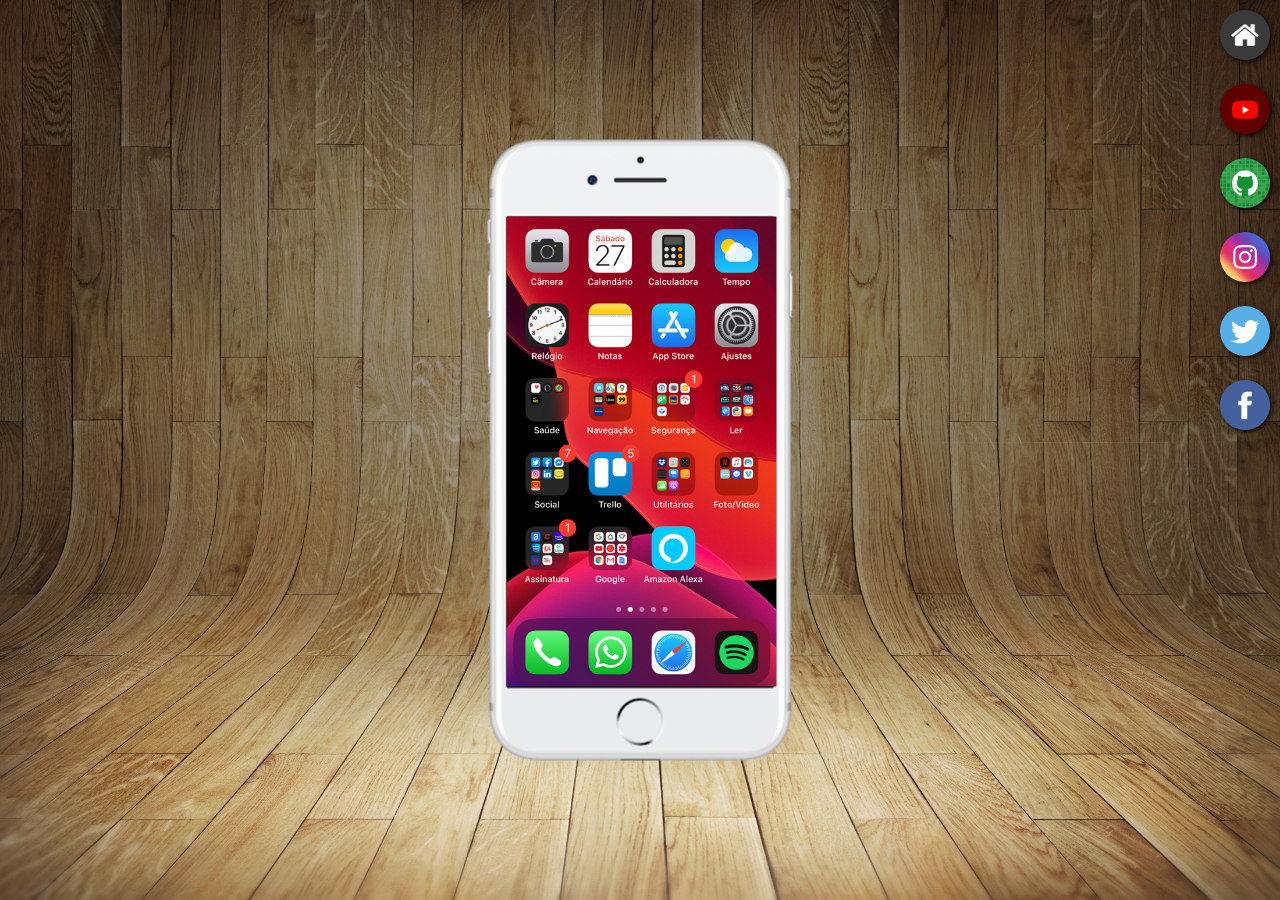
<file: index.html>
<!DOCTYPE html>
<html lang="pt-br">
<head>
    <meta charset="UTF-8">
    <meta name="viewport" content="width=device-width, initial-scale=1.0">
    <link rel="shortcut icon" href="favicon.ico" type="image/x-icon">
    <link rel="stylesheet" href="estilos/style.css">
    <title>Projeto Redes Sociais</title>
</head>
<body>
    <main>
        <section id="telefone">
            <iframe src="home.html"
            name="tela" id="tela" frameborder="0">
                Seu navegador não é compativel com isso.
            </iframe>
        </section>

        <section id="redes-sociais">
            <a href="home.html" target="tela"><img src="imagens/logo-home.jpg" alt="Home"></a> <br>
            <a href="youtube.html" target="tela"><img src="imagens/logo-youtube.jpg" alt="Youtube"></a> <br>
            <a href="github.html" target="tela"> <img src="imagens/logo-github.jpg" alt="Github"></a> <br>
            <a href="instagram.html" target="tela"> <img src="imagens/logo-instagram.jpg" alt="Instagram"></a> <br>
            <a href="twitter.html" target="tela"> <img src="imagens/logo-twitter.jpg" alt="Twitter"></a> <br>
            <a href="facebook.html" target="tela"> <img src="imagens/logo-facebook.jpg" alt="Facebook"></a>
        </section>
    </main>
</body>
</html>
</file>
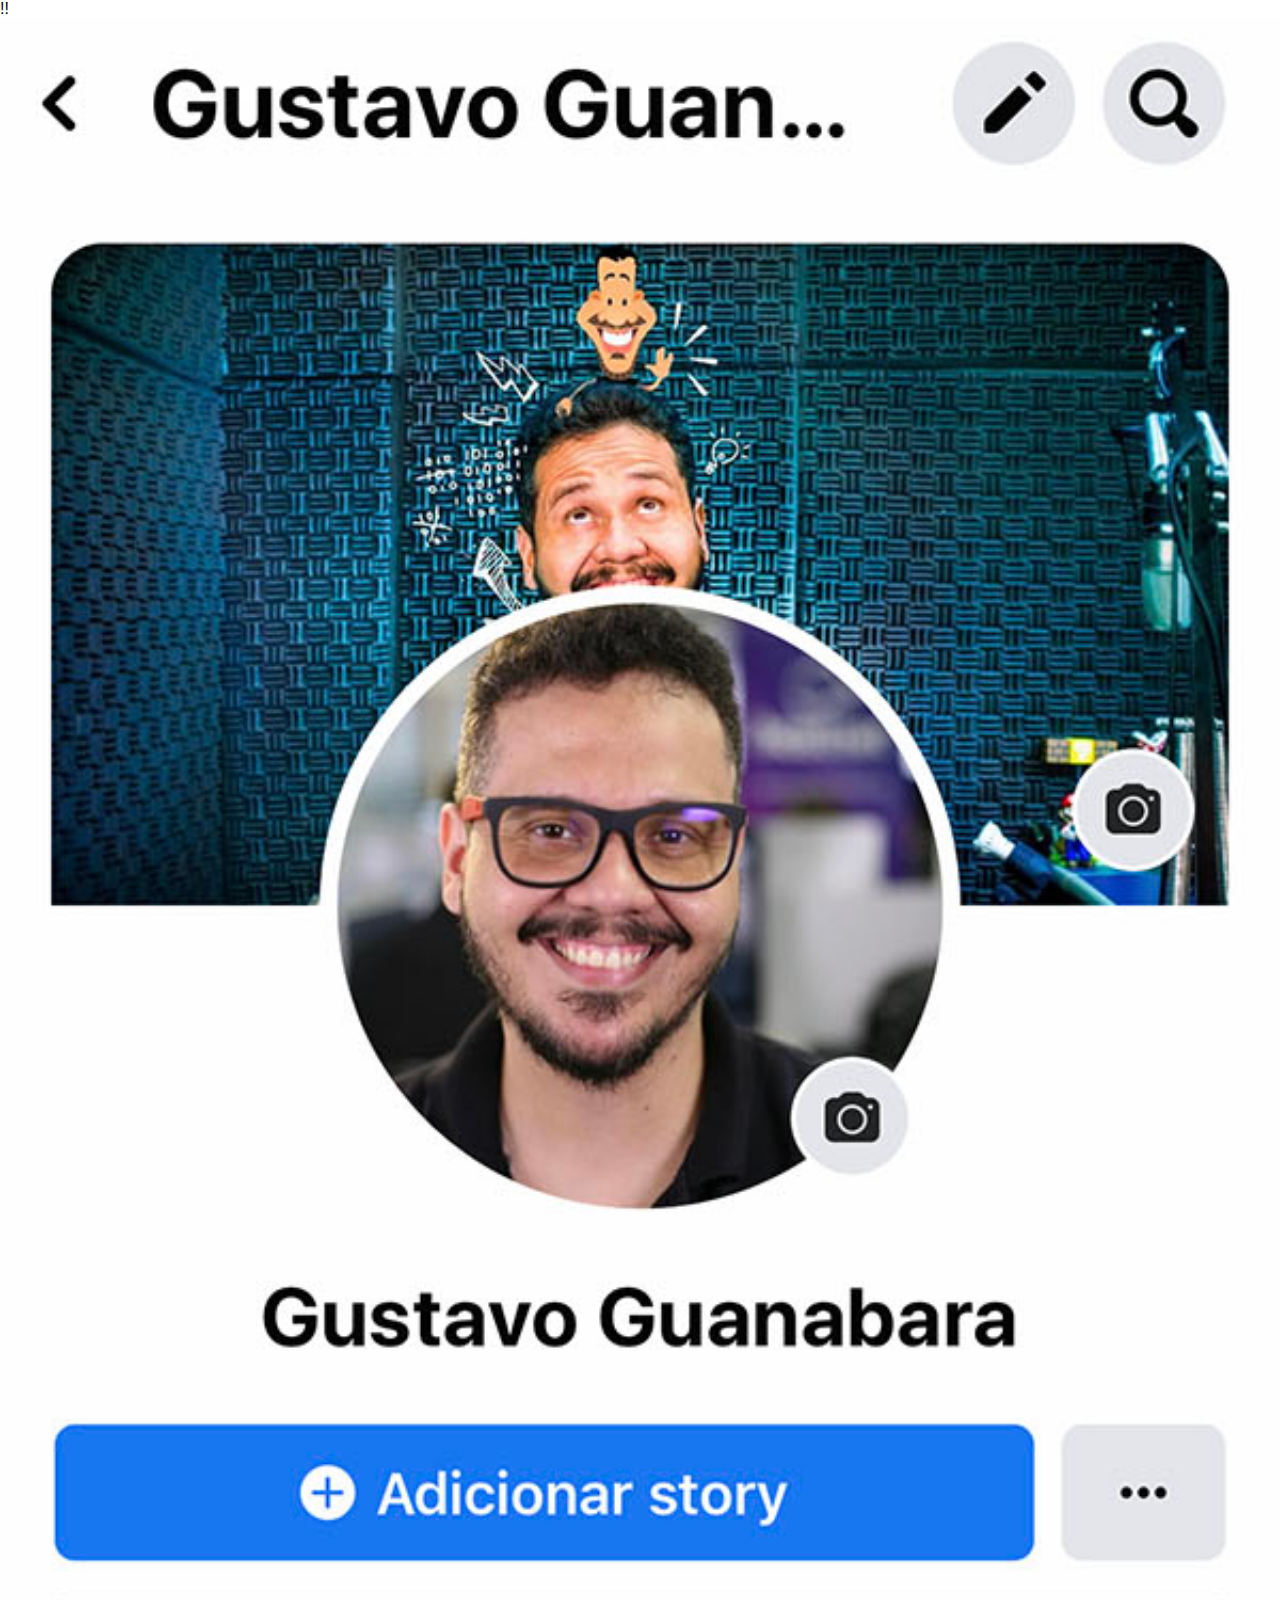
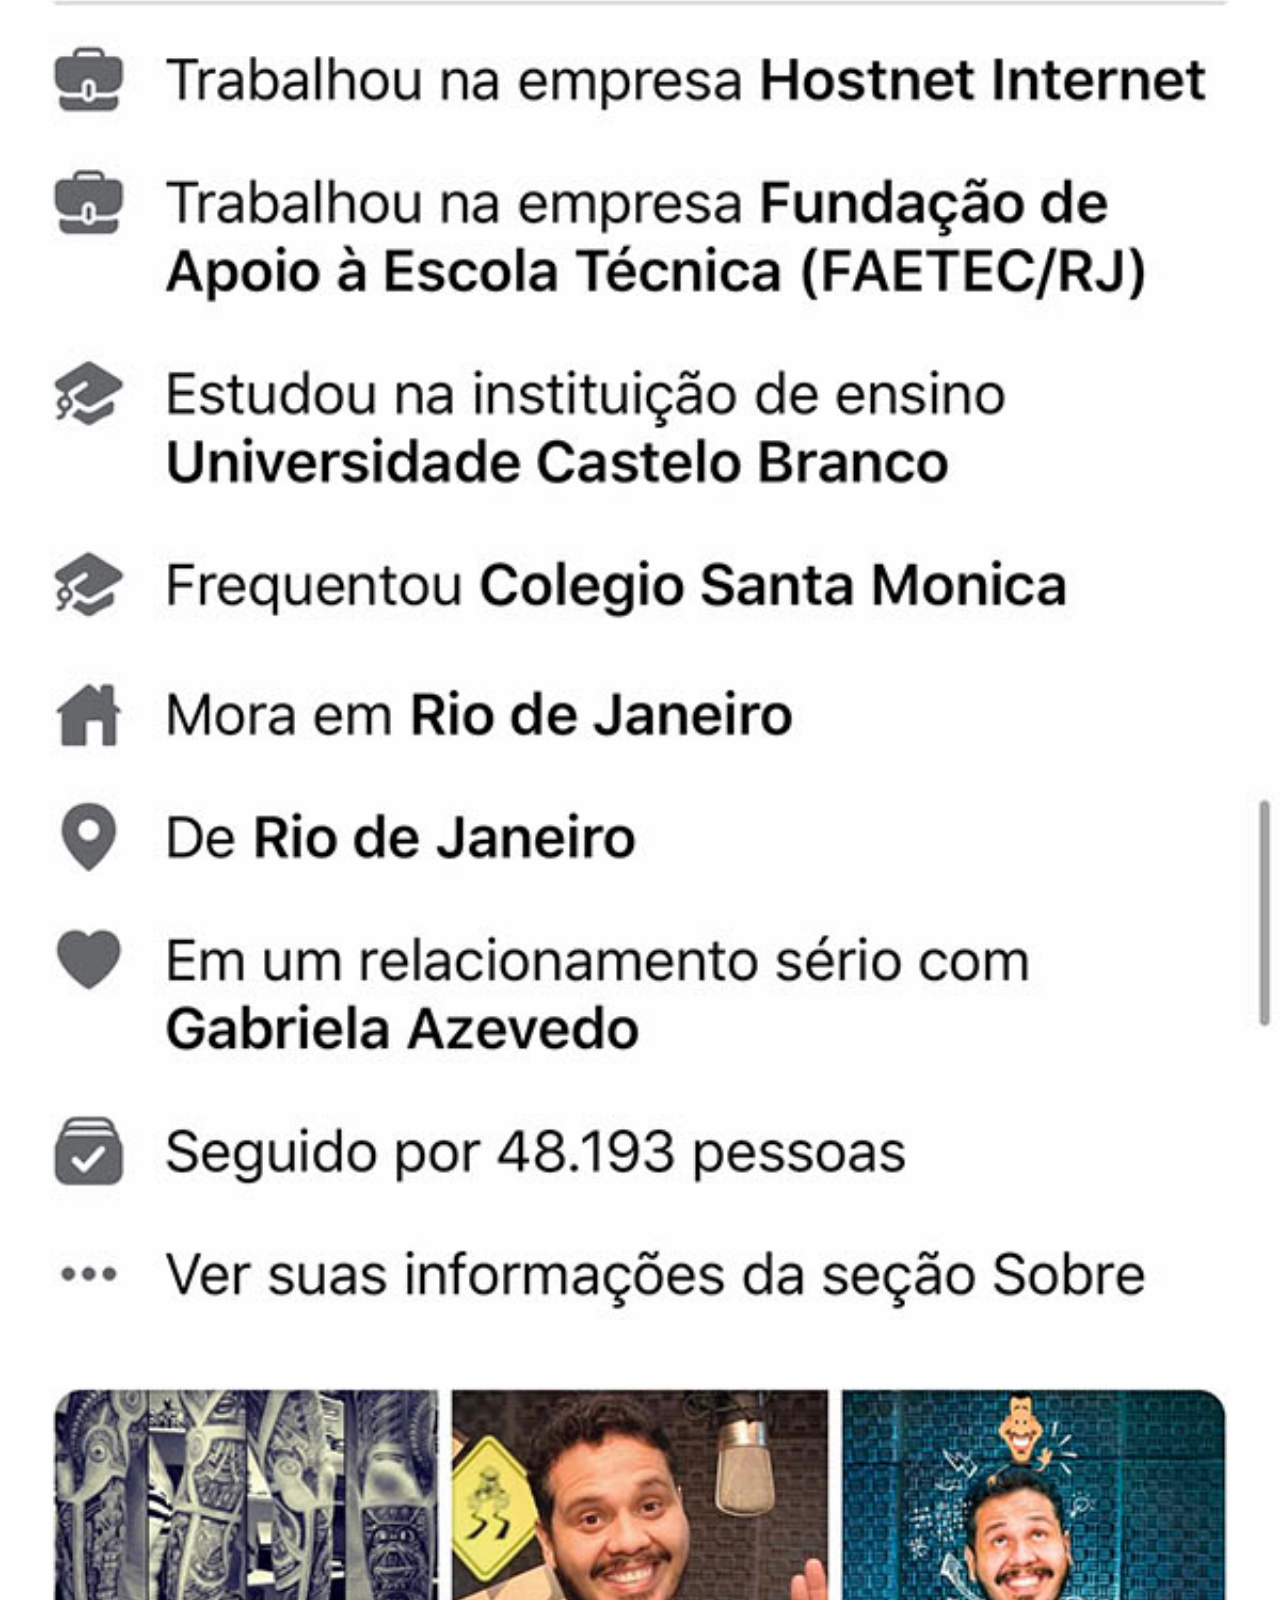
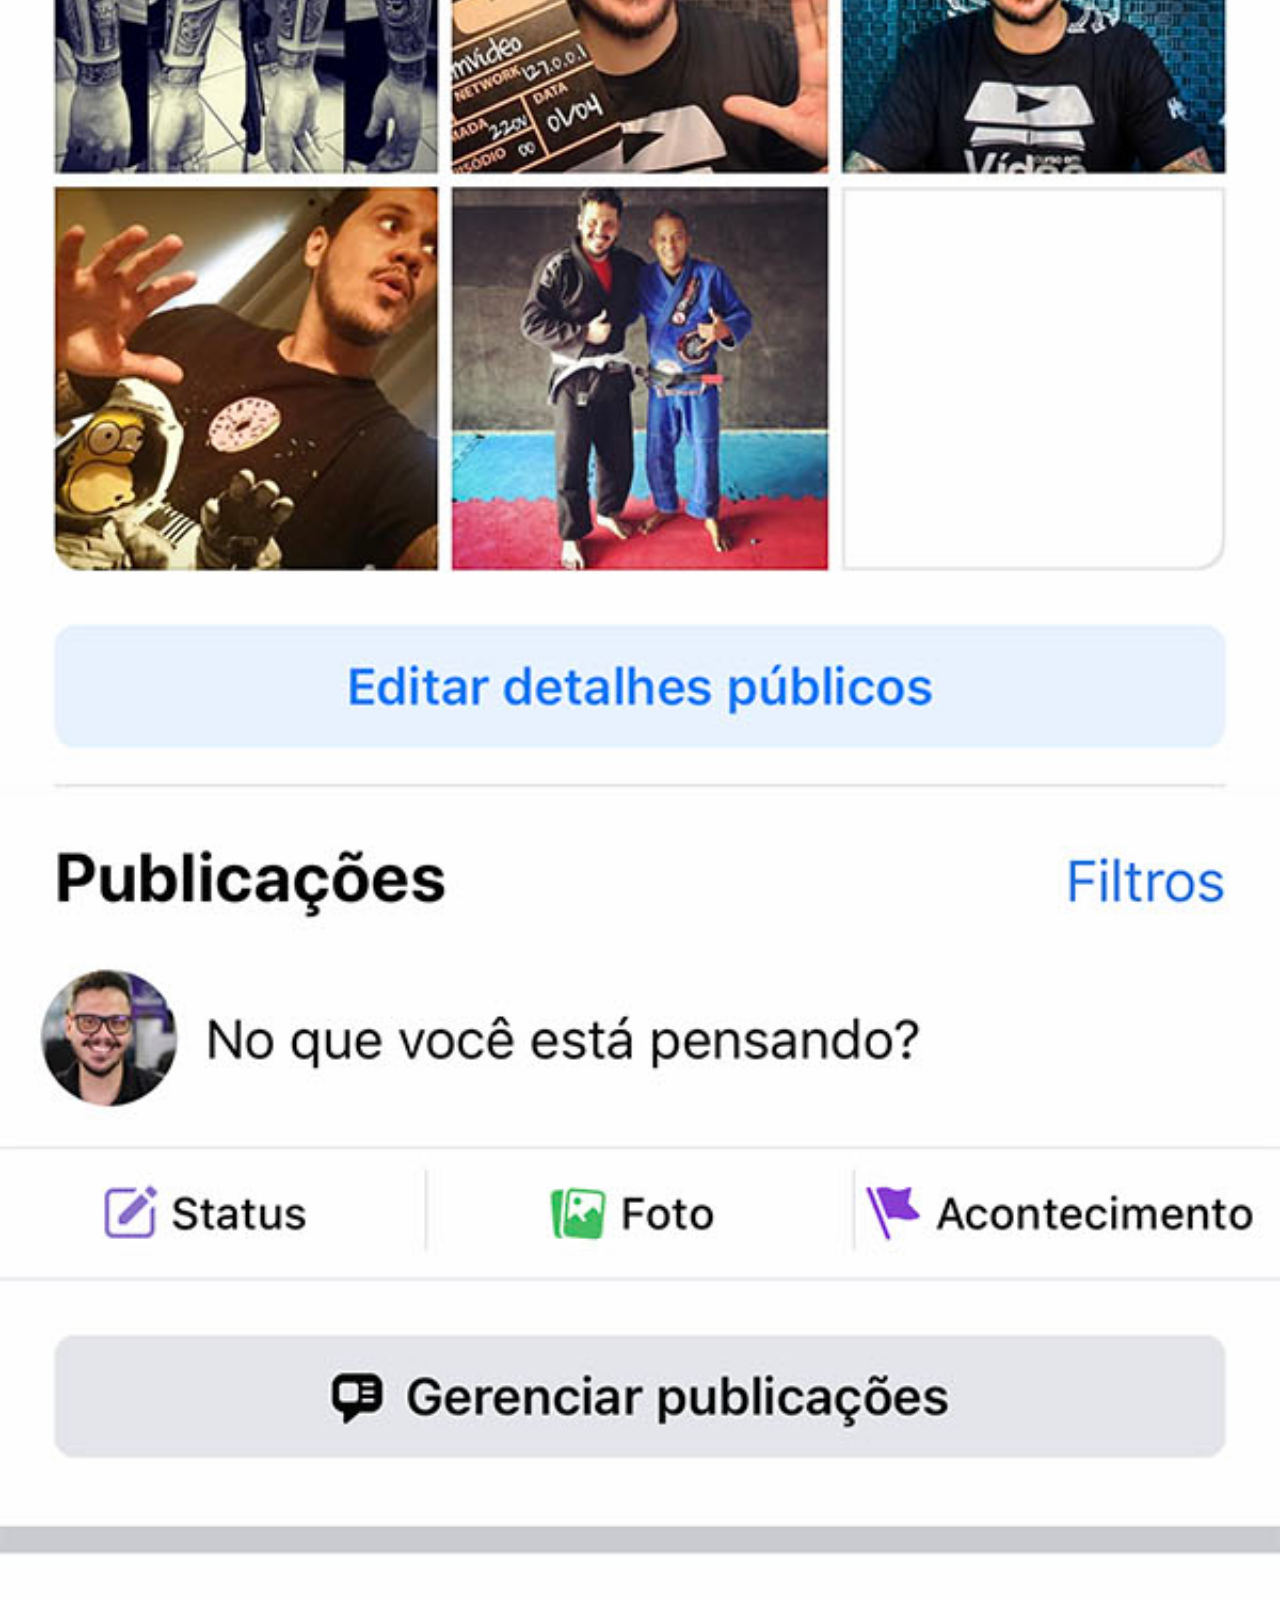
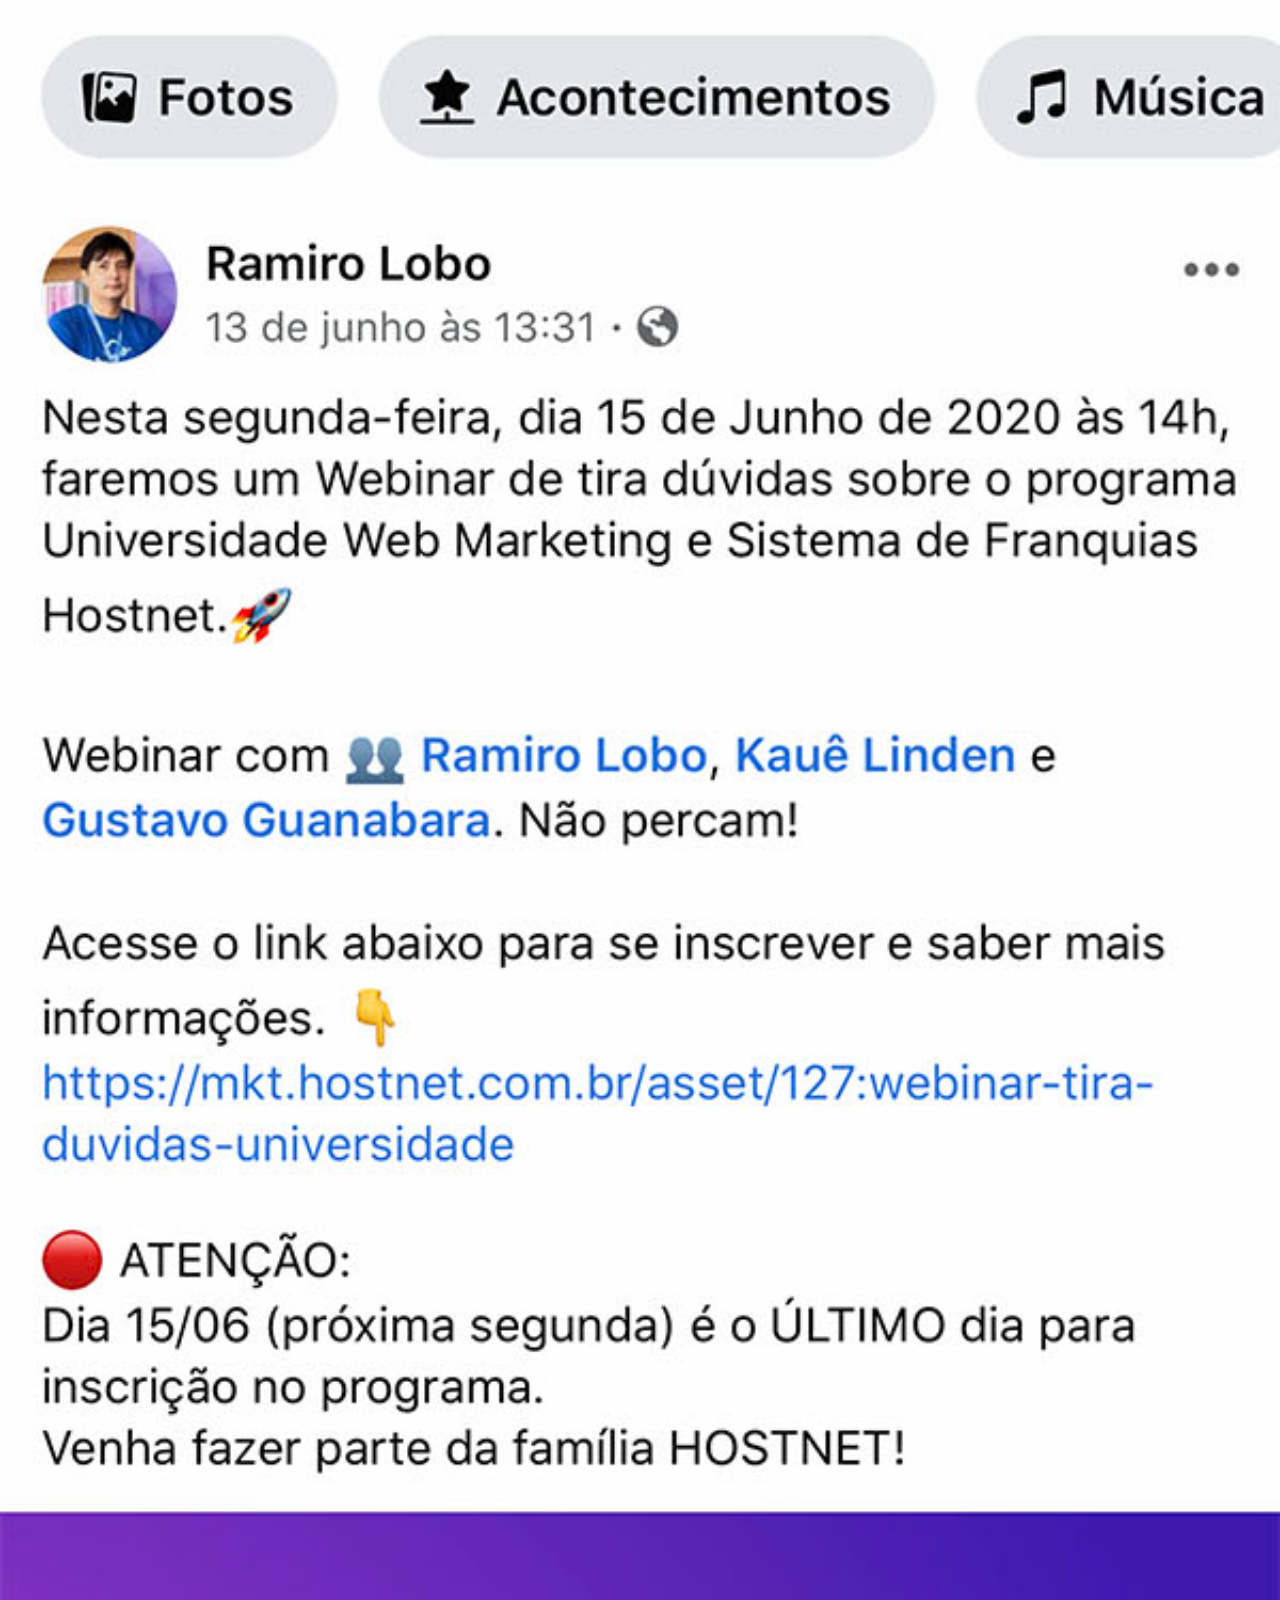
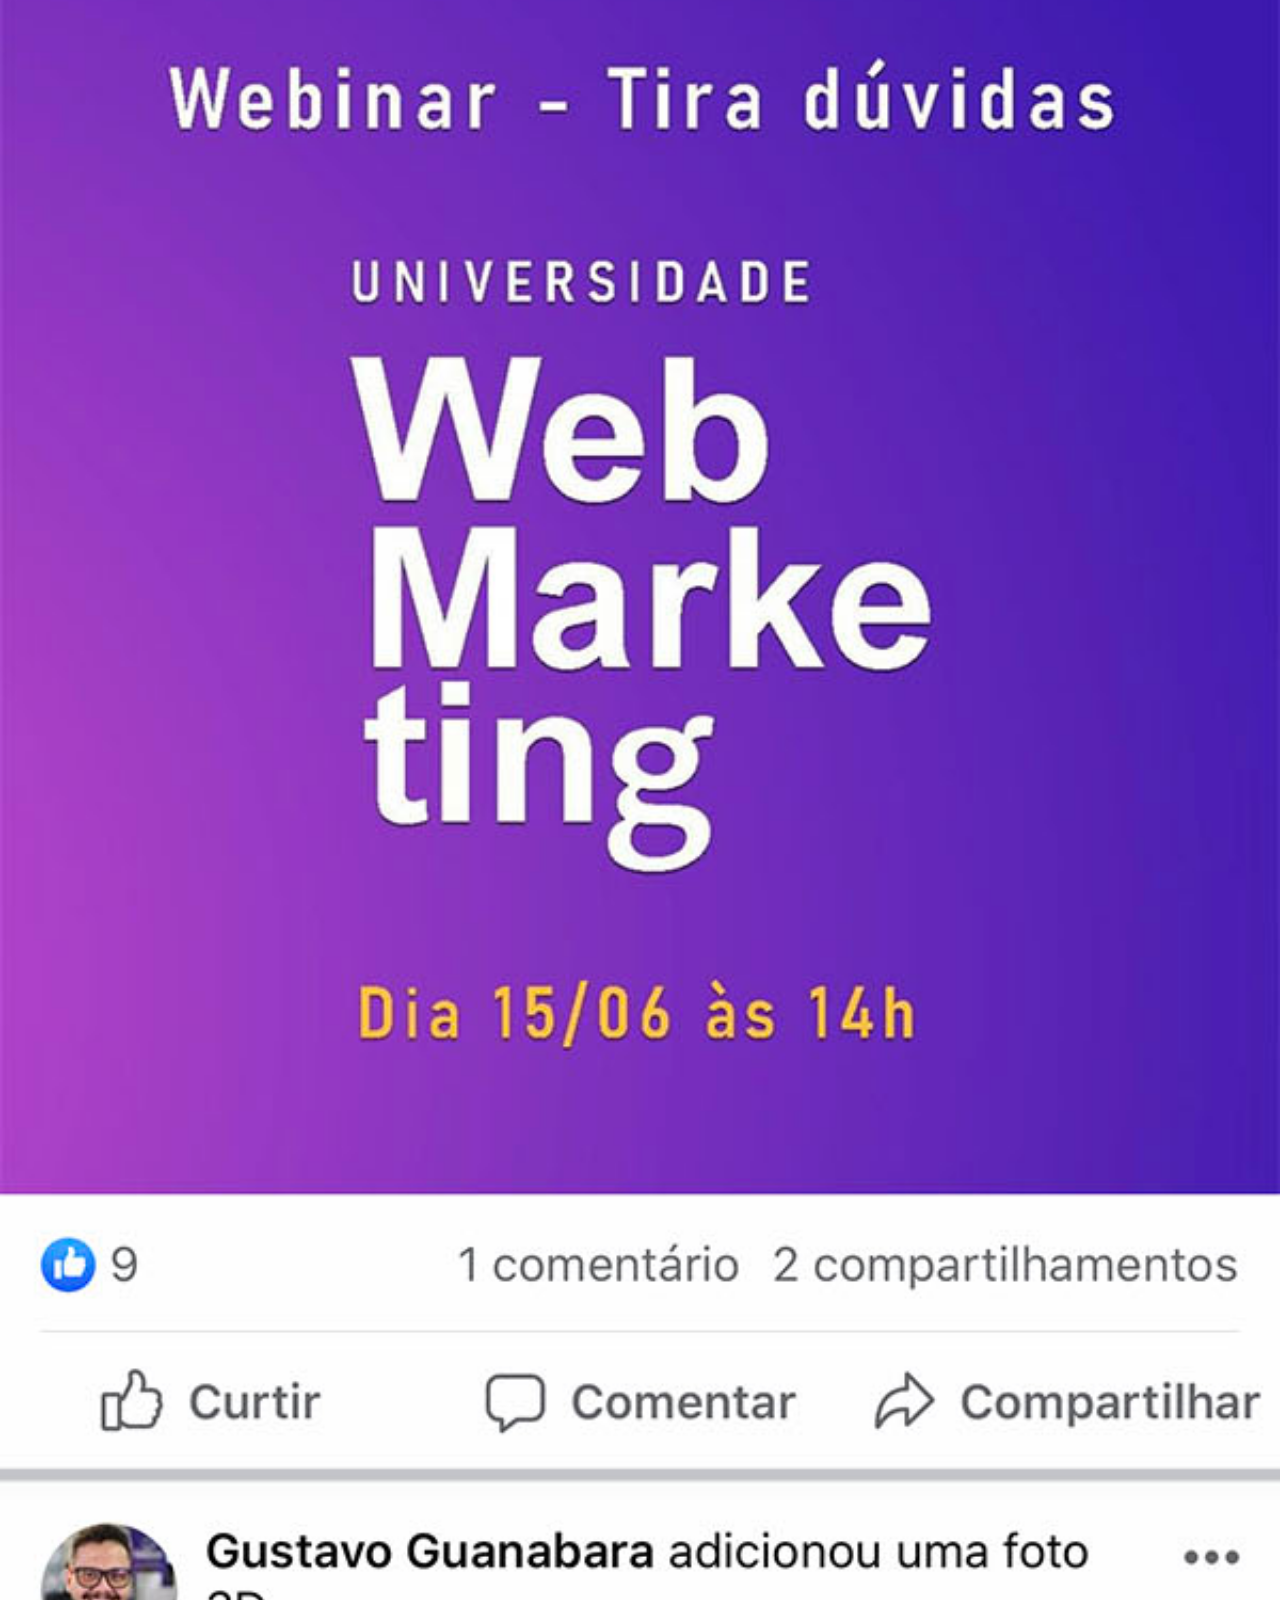
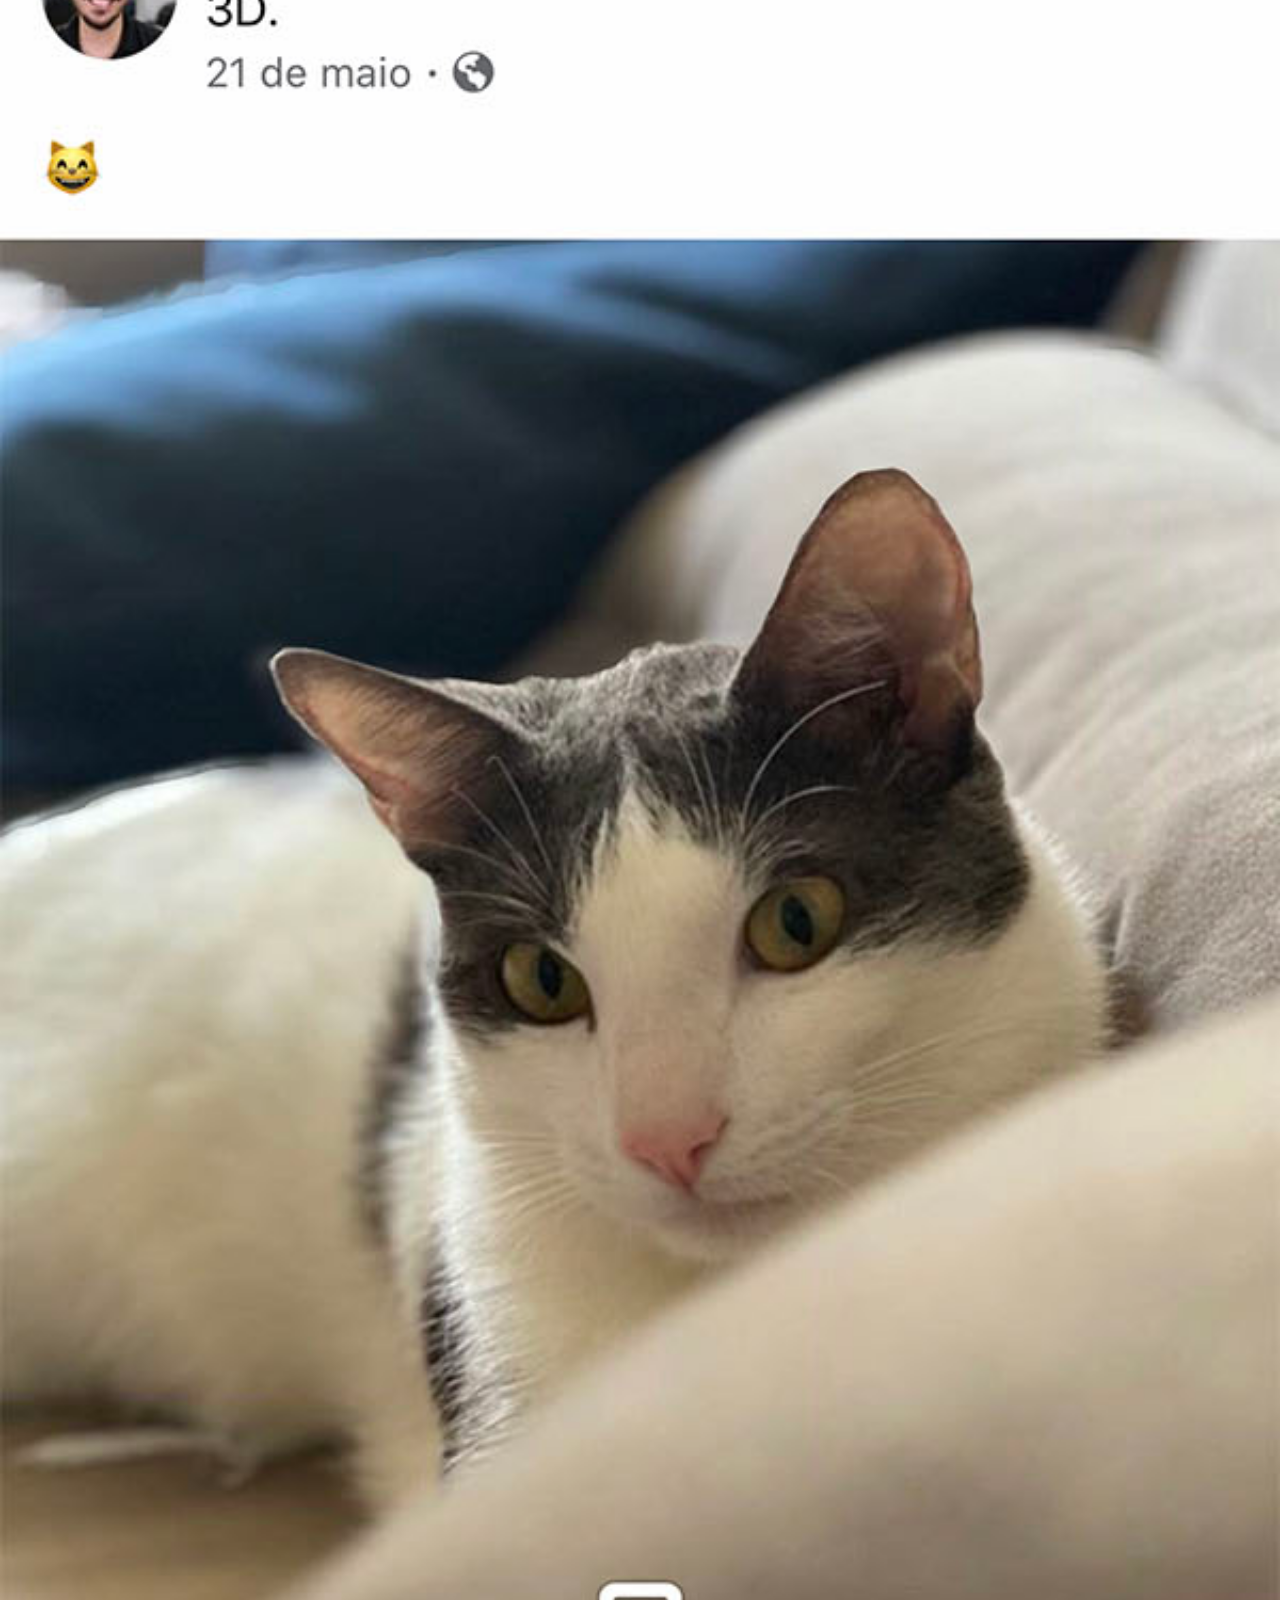
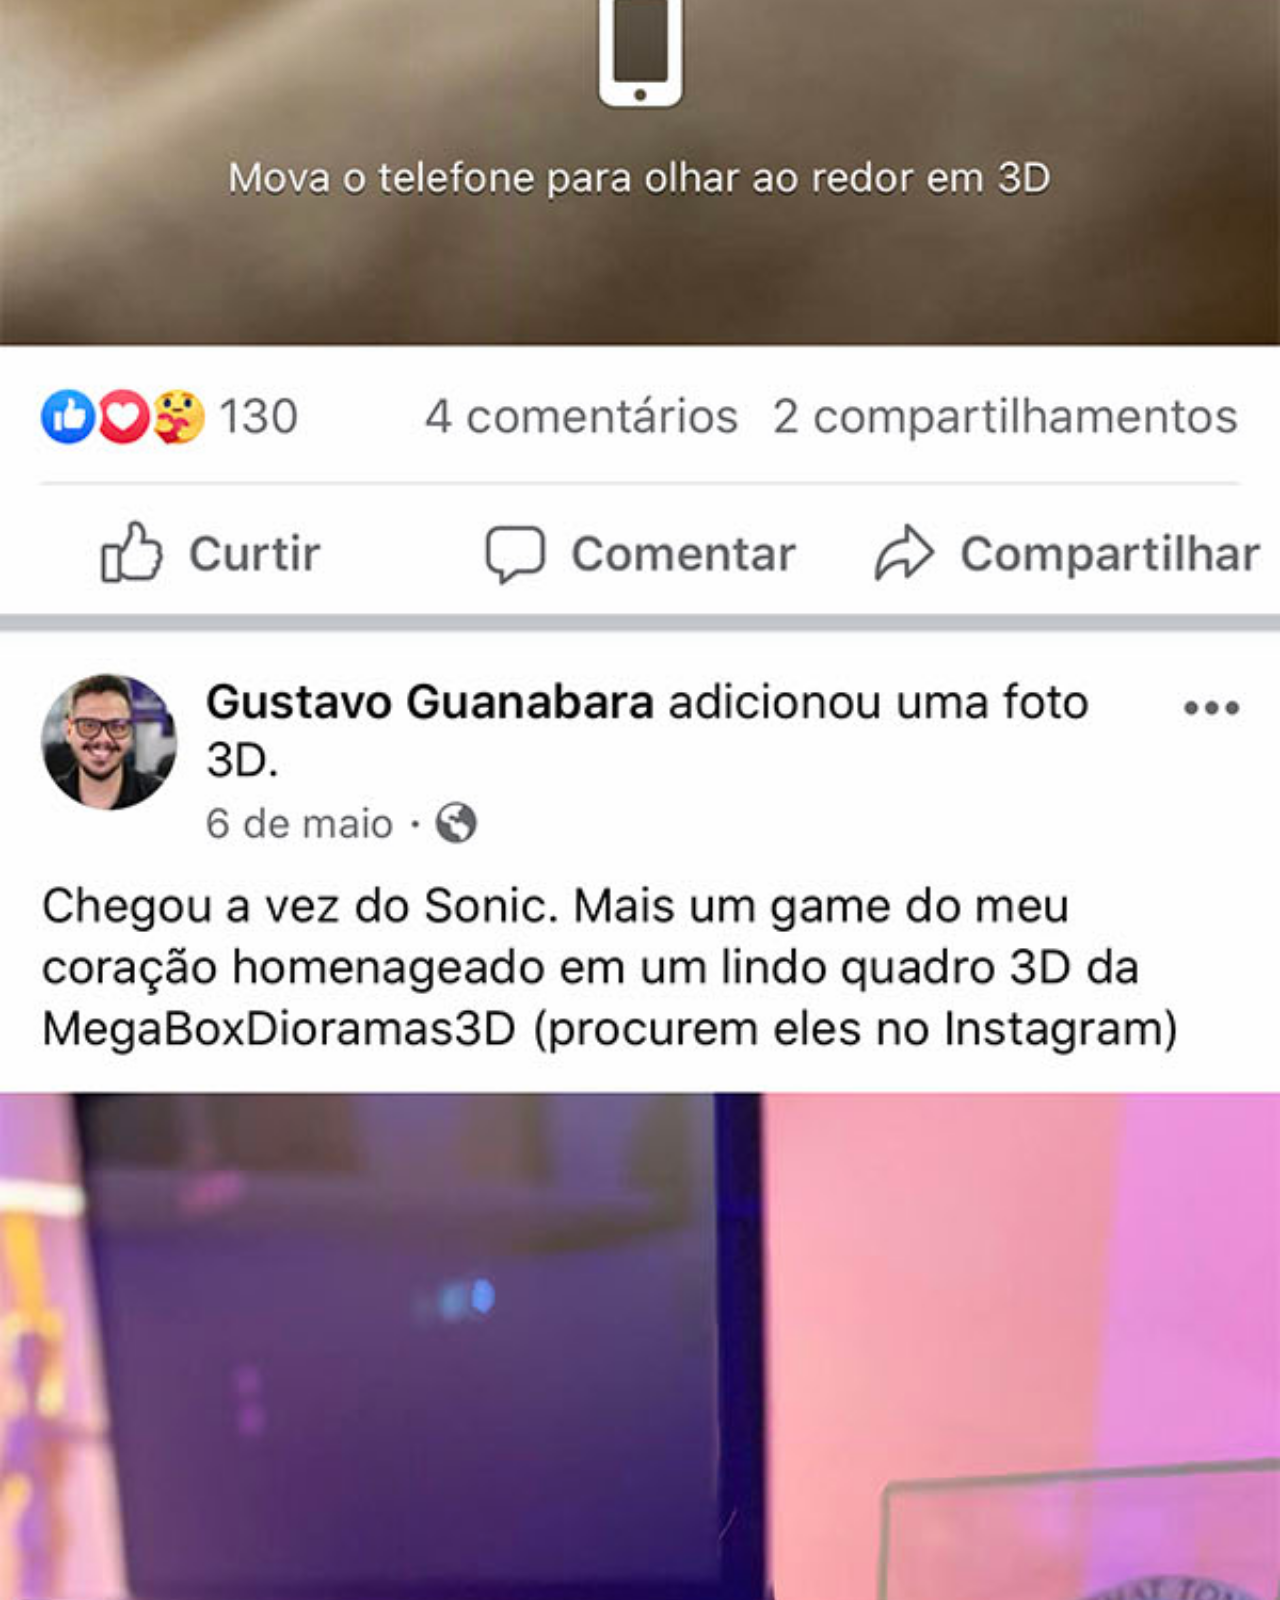
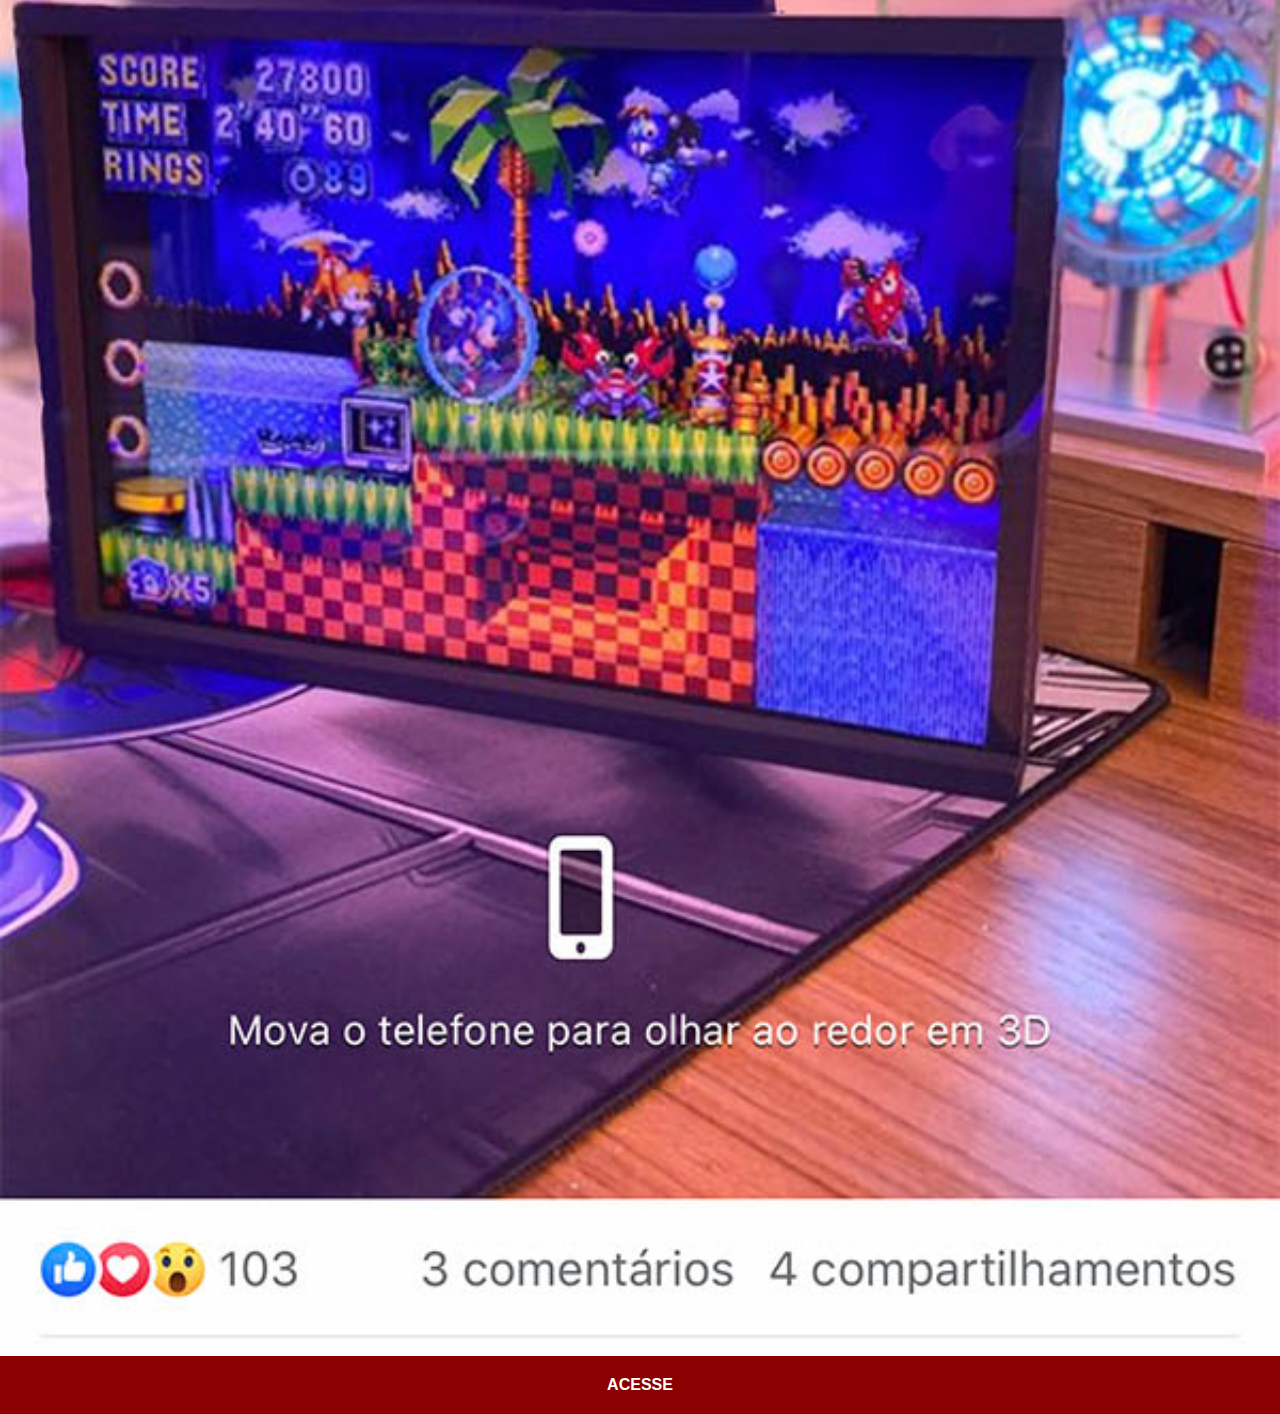
<file: facebook.html>
!!<!DOCTYPE html>
<html lang="pt-br">
<head>
    <meta charset="UTF-8">
    <meta name="viewport" content="width=device-width, initial-scale=1.0">
    <title>Facebook</title>
    <link rel="stylesheet" href="estilos/social.css">
</head>
<body>
    <img src="imagens/tela-facebook.jpg" alt="">
    <a href="https://www.facebook.com/CursosEmVideo/?locale=pt_BR" target="_blank">ACESSE</a>
</body>
</html>
</file>
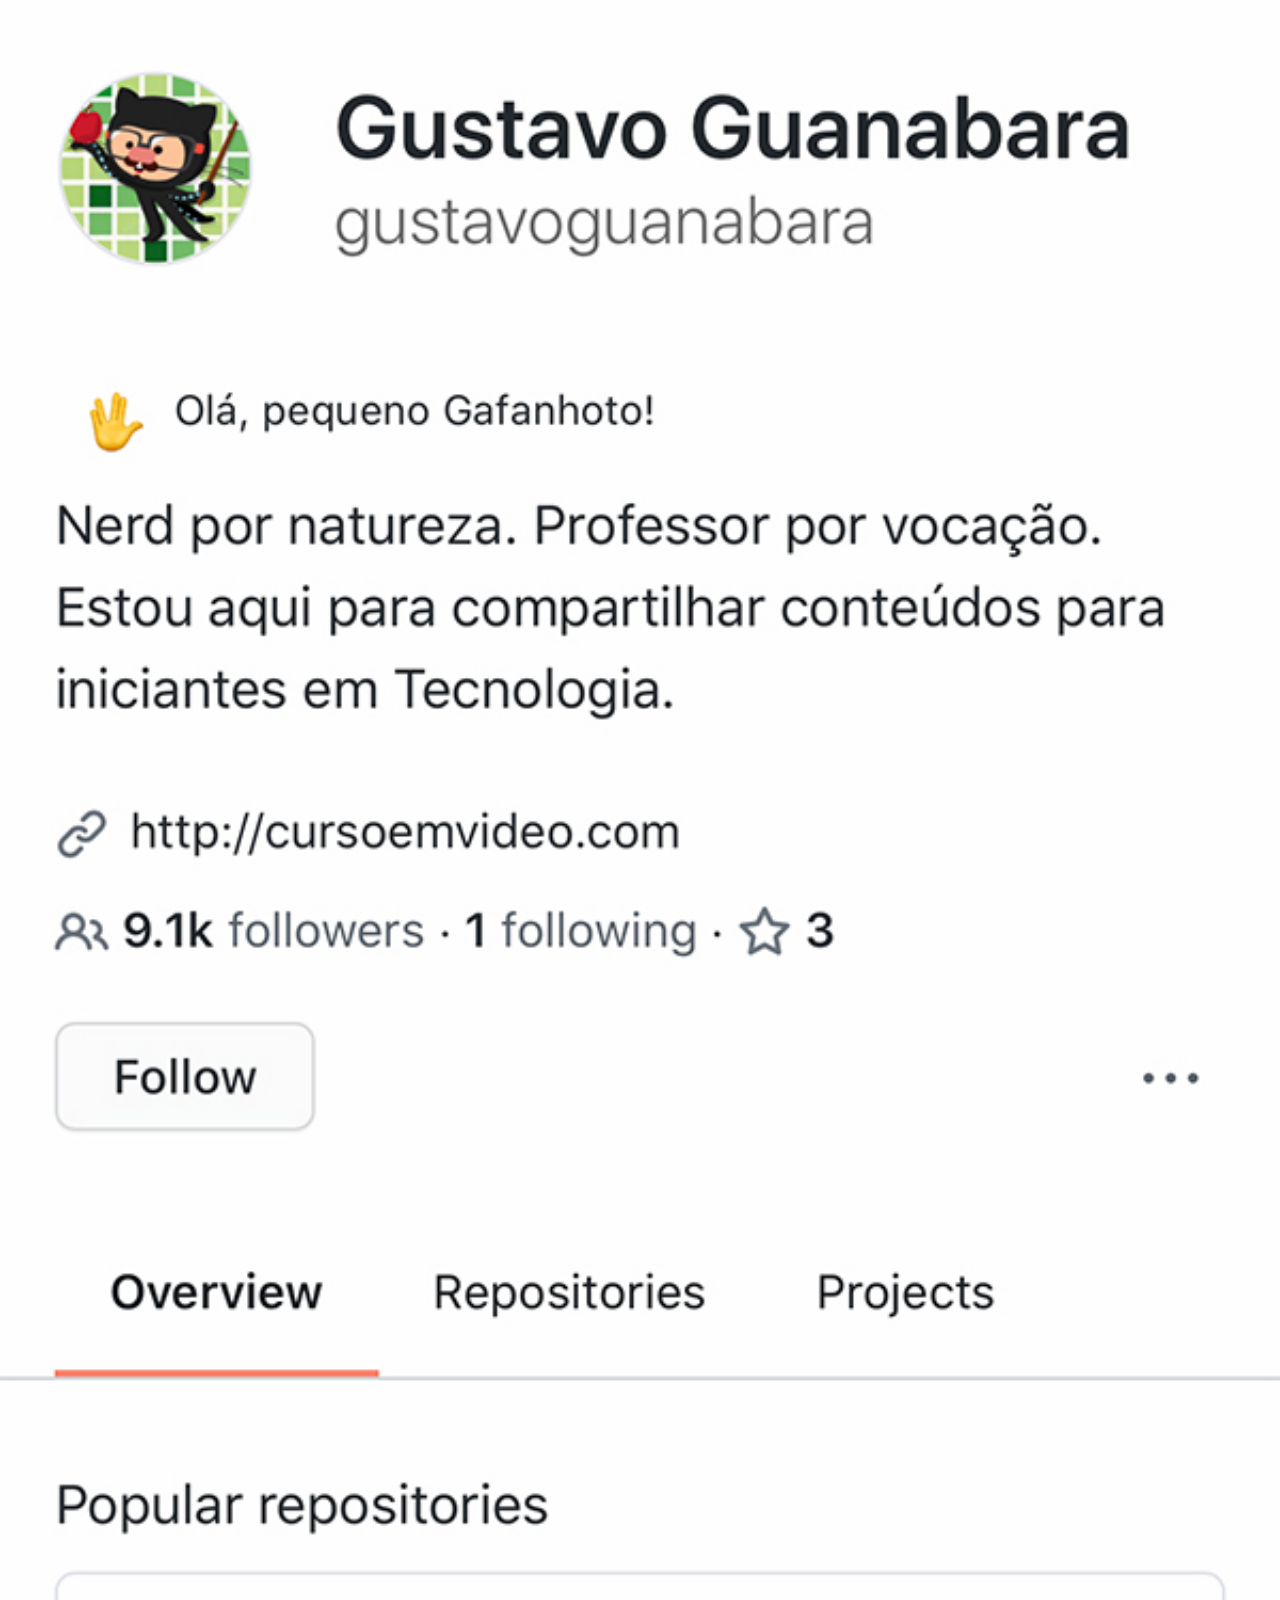
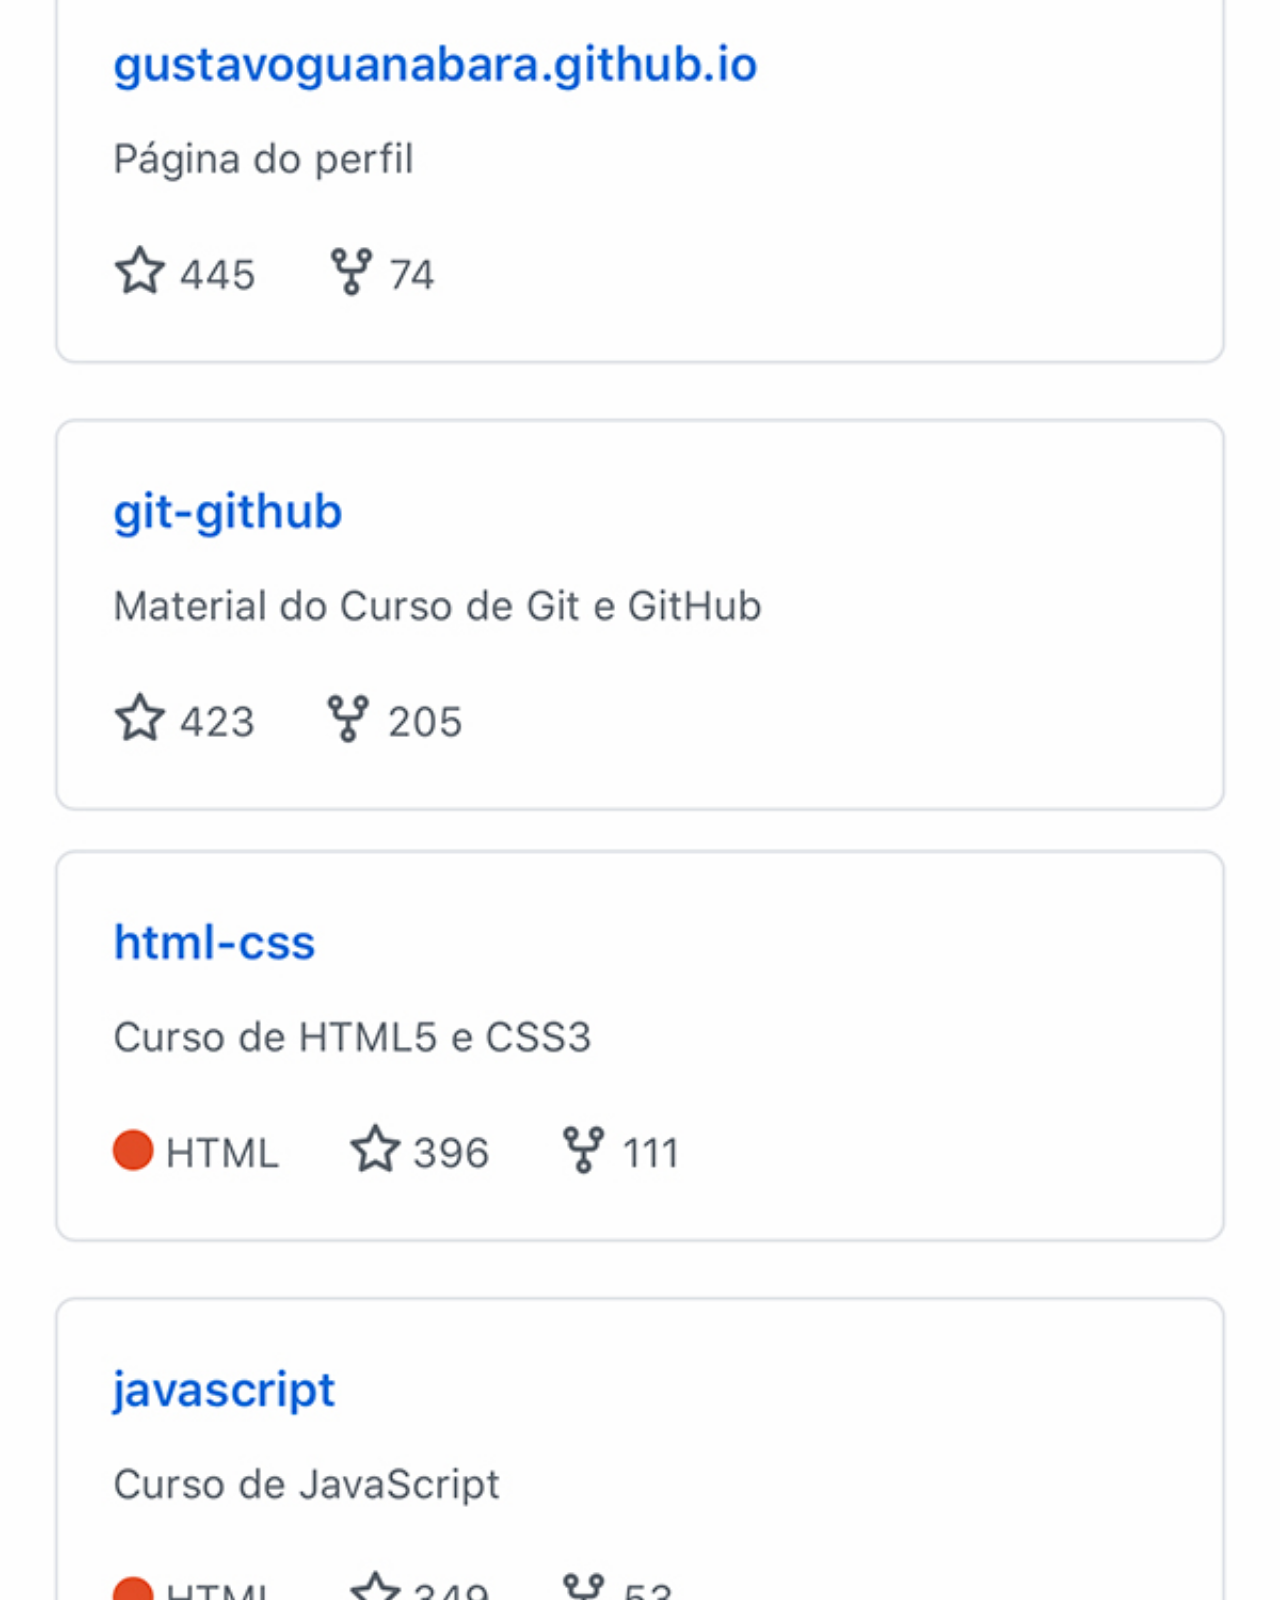
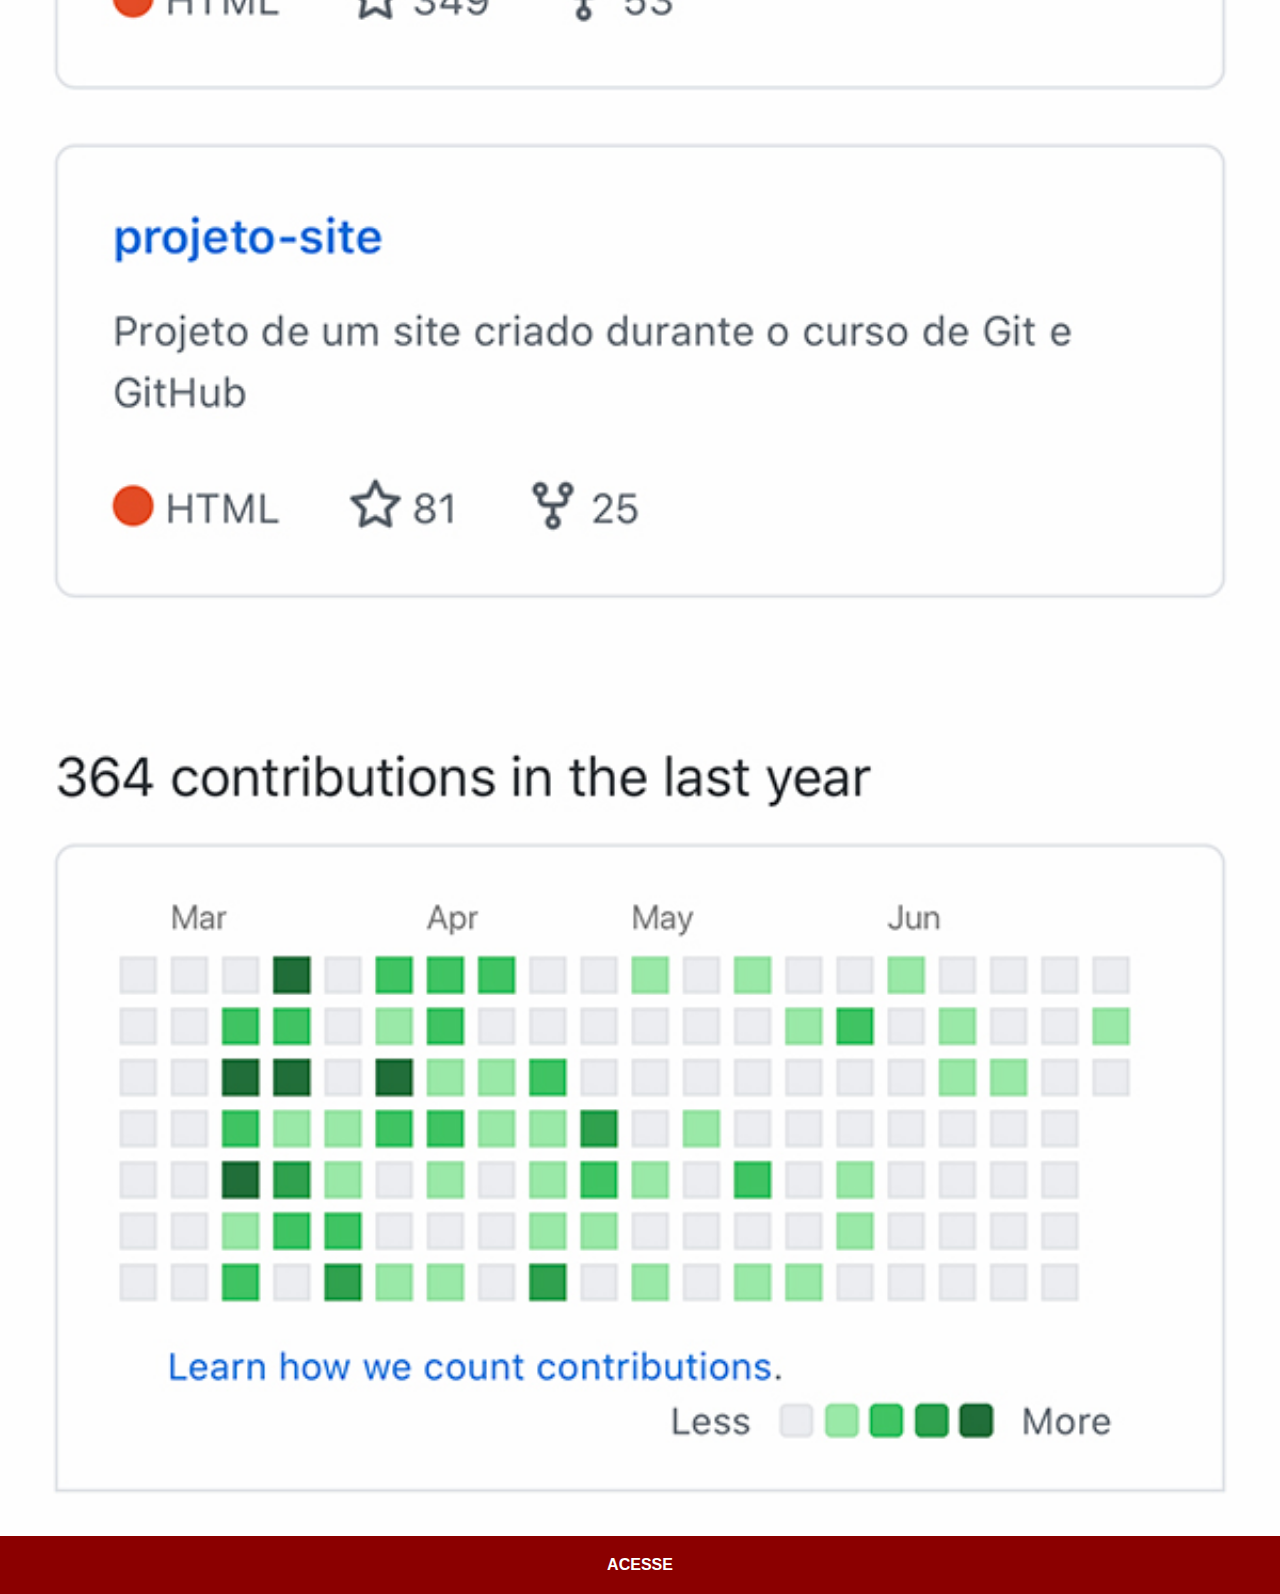
<file: github.html>
<!DOCTYPE html>
<html lang="pt-br">
<head>
    <meta charset="UTF-8">
    <meta name="viewport" content="width=device-width, initial-scale=1.0">
    <title>Github</title>
    <link rel="stylesheet" href="estilos/social.css">
</head>
<body>
    <img src="imagens/tela-github.jpg" alt="github">
    <a href="https://github.com/gustavoguanabara" target="_blank">ACESSE</a>
</body>
</html>
</file>
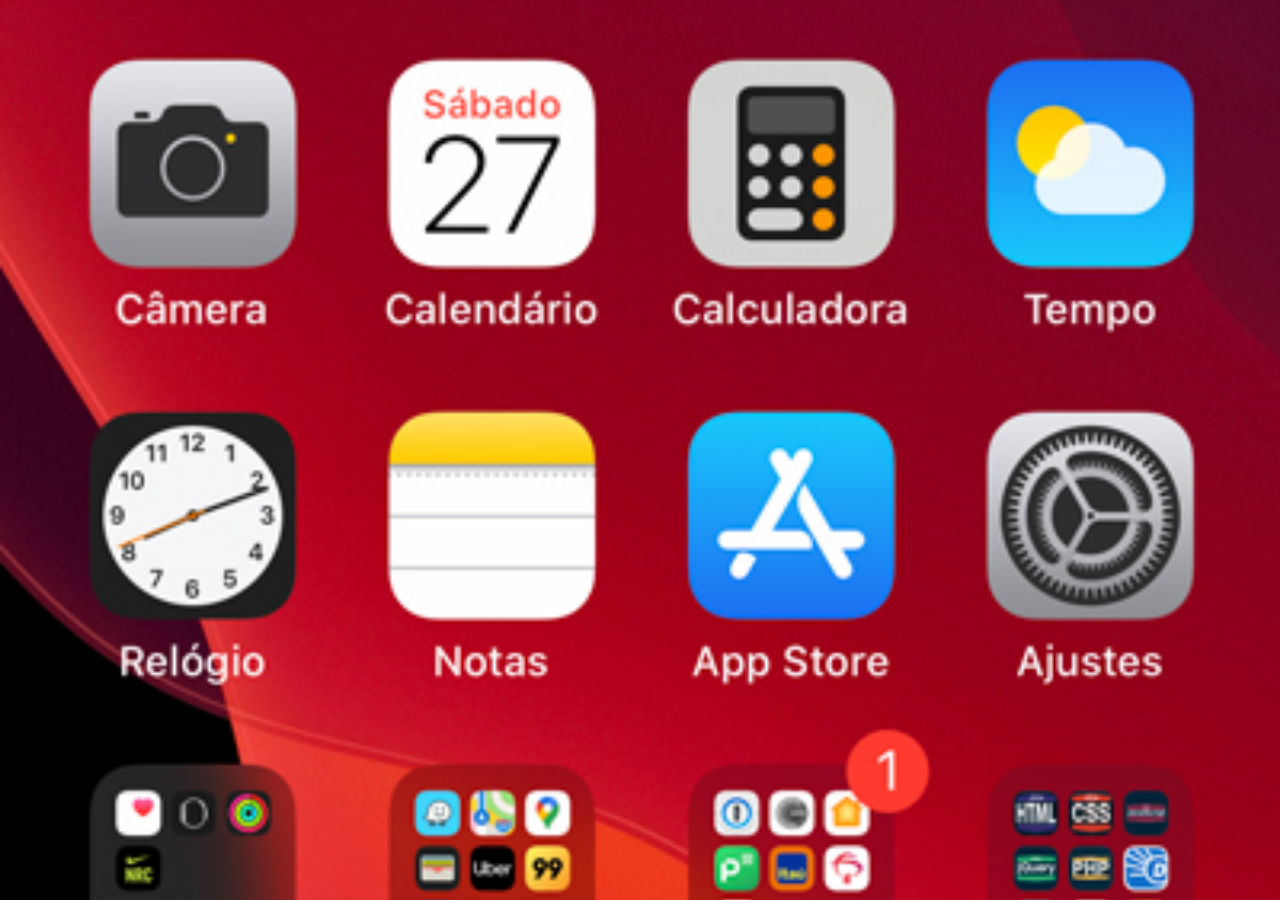
<file: home.html>
<!DOCTYPE html>
<html lang="pt-br">
<head>
    <meta charset="UTF-8">
    <meta name="viewport" content="width=device-width, initial-scale=1.0">
    <title>Home</title>
    <style>
        *{
            margin: 0px;
            padding: 0px;
        }

        body{
            width: 100vw;
            height: 100vh;
            background: black url('imagens/tela-home.jpg') no-repeat top center;
            background-size: cover;
        }
    </style>
</head>
<body>
    
</body>
</html>
</file>
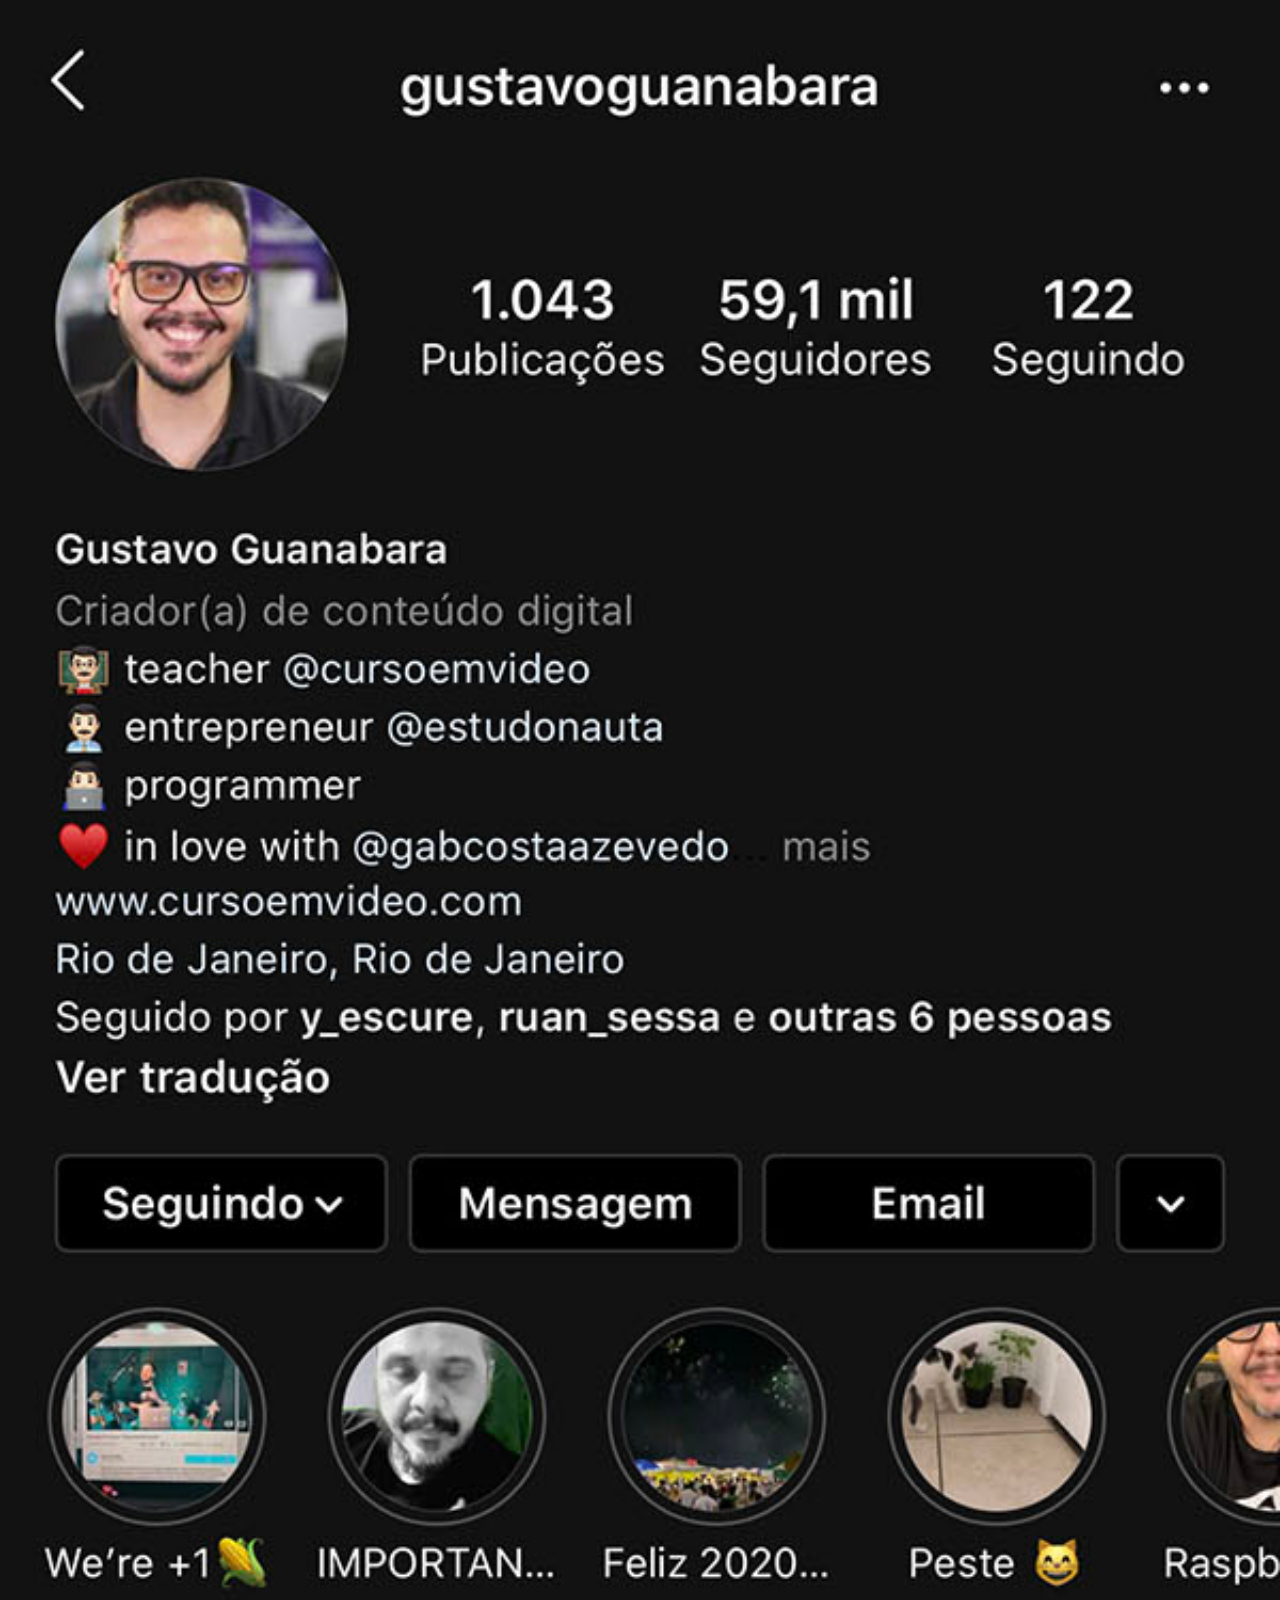
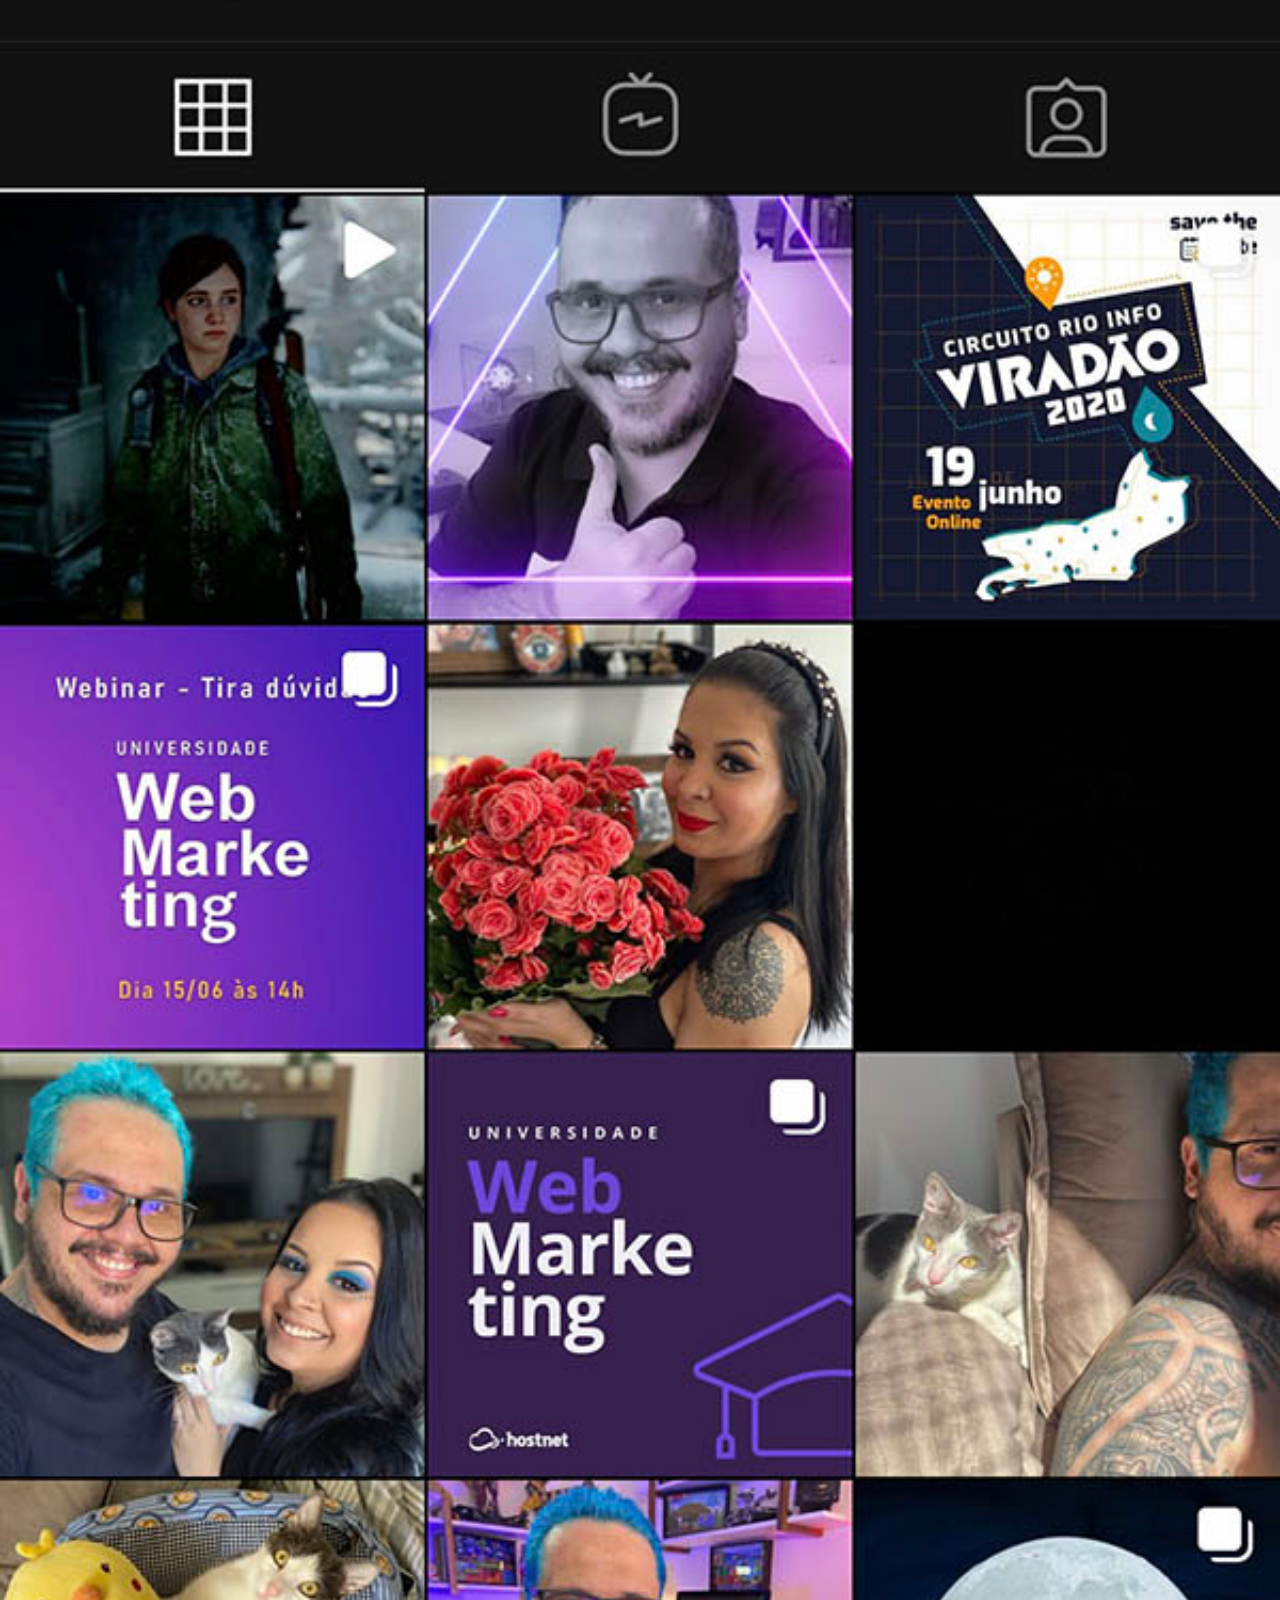
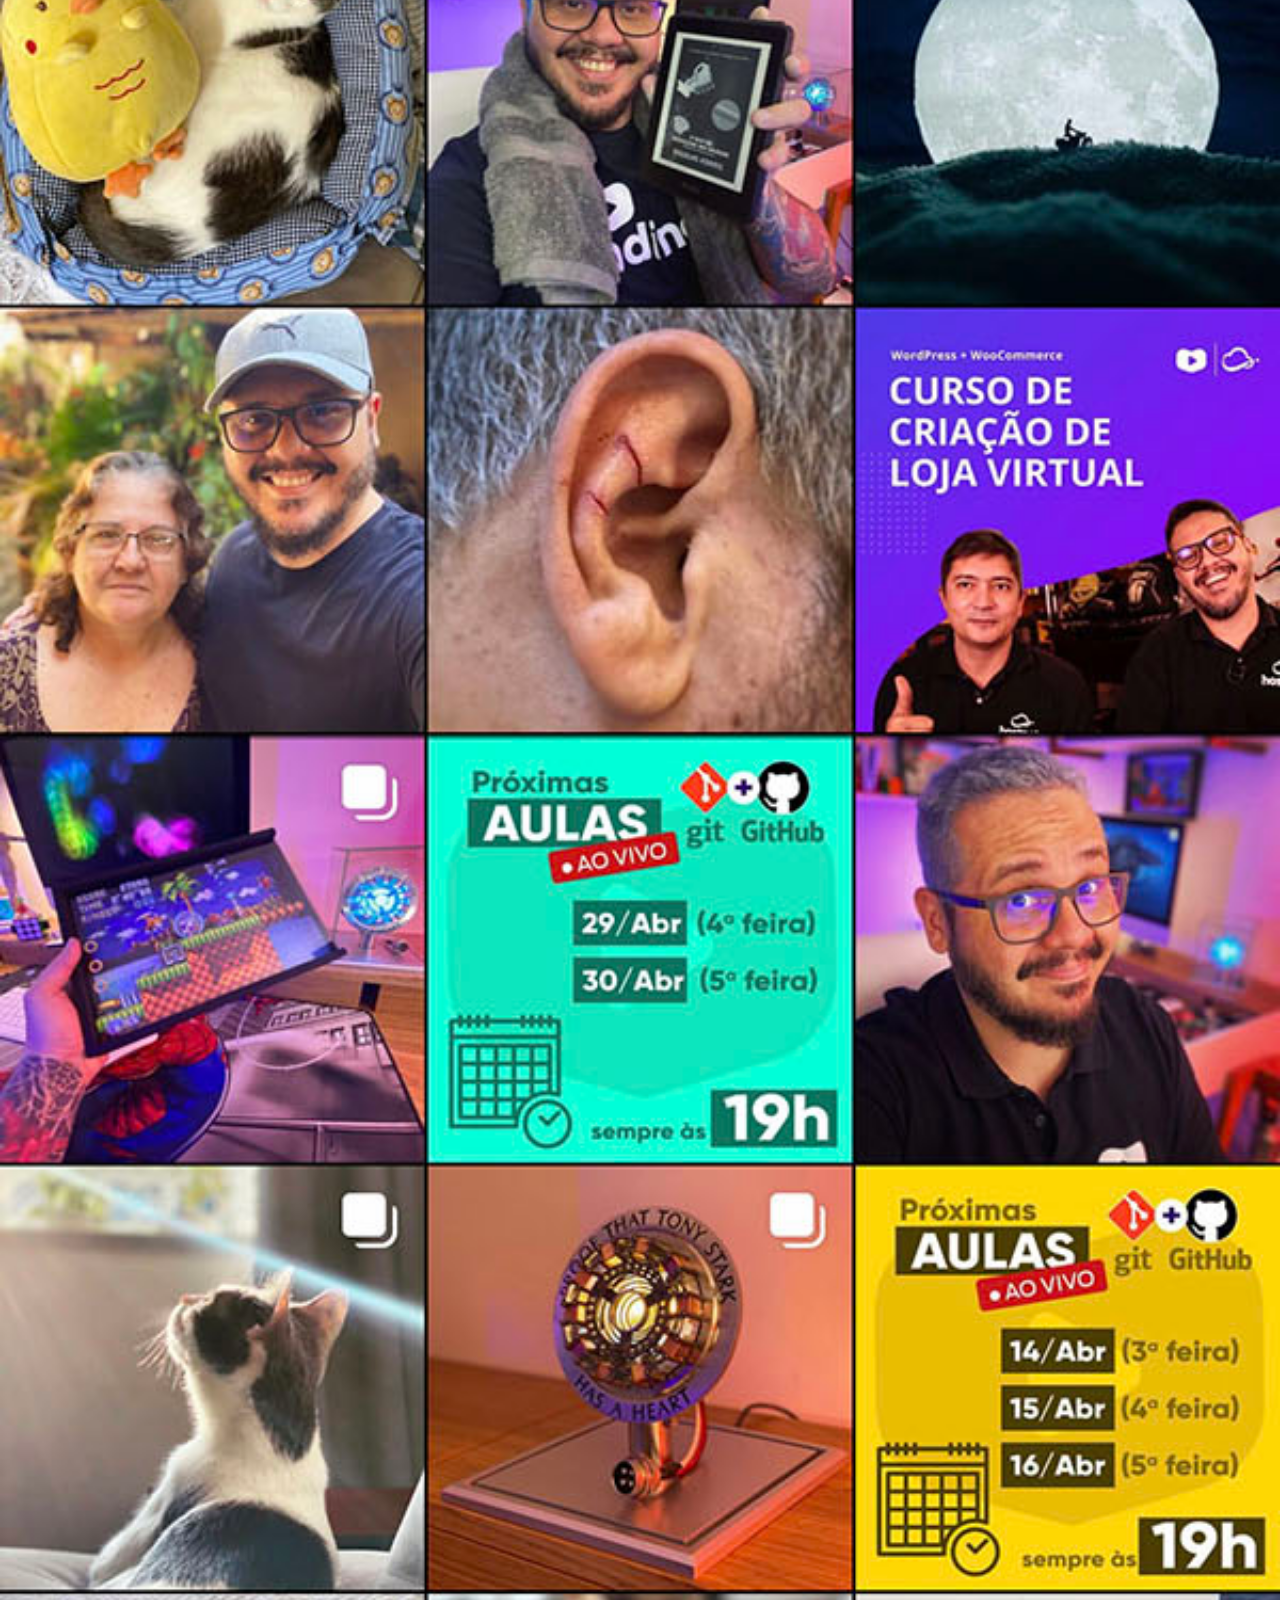
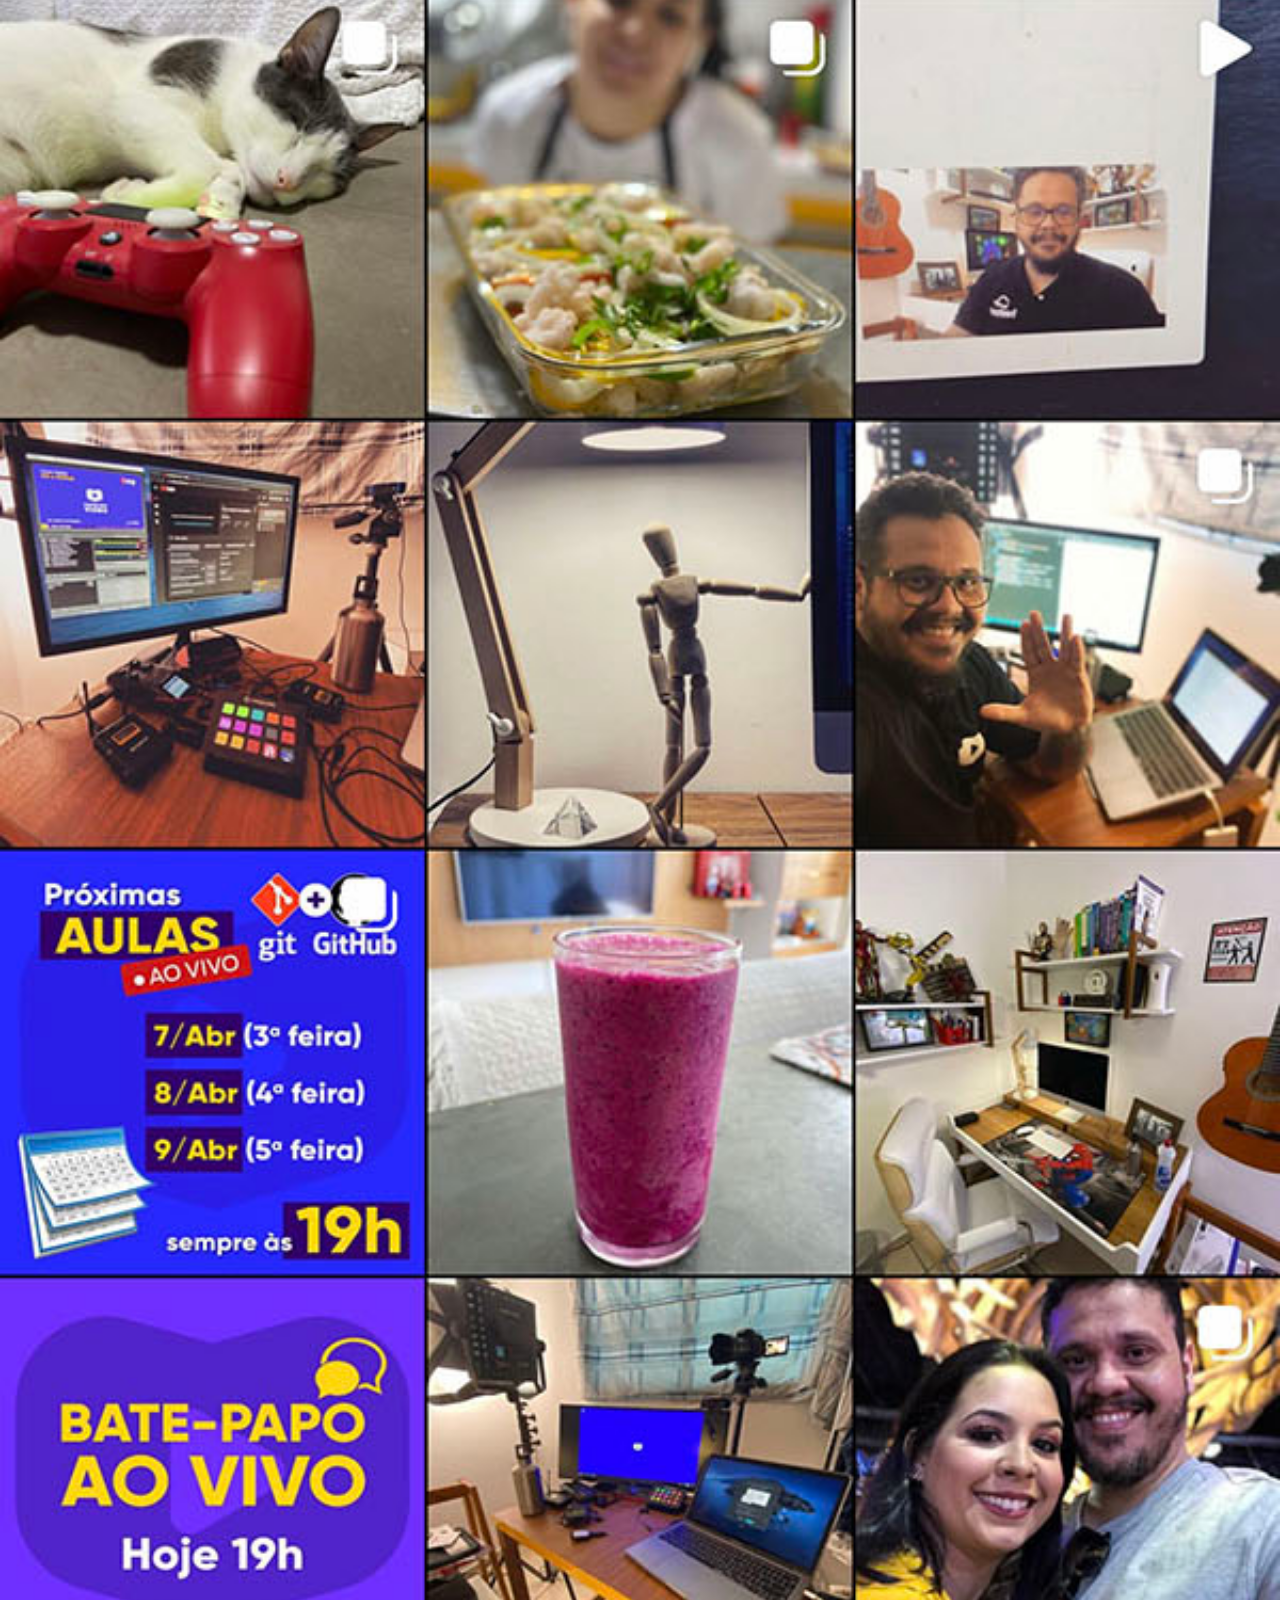
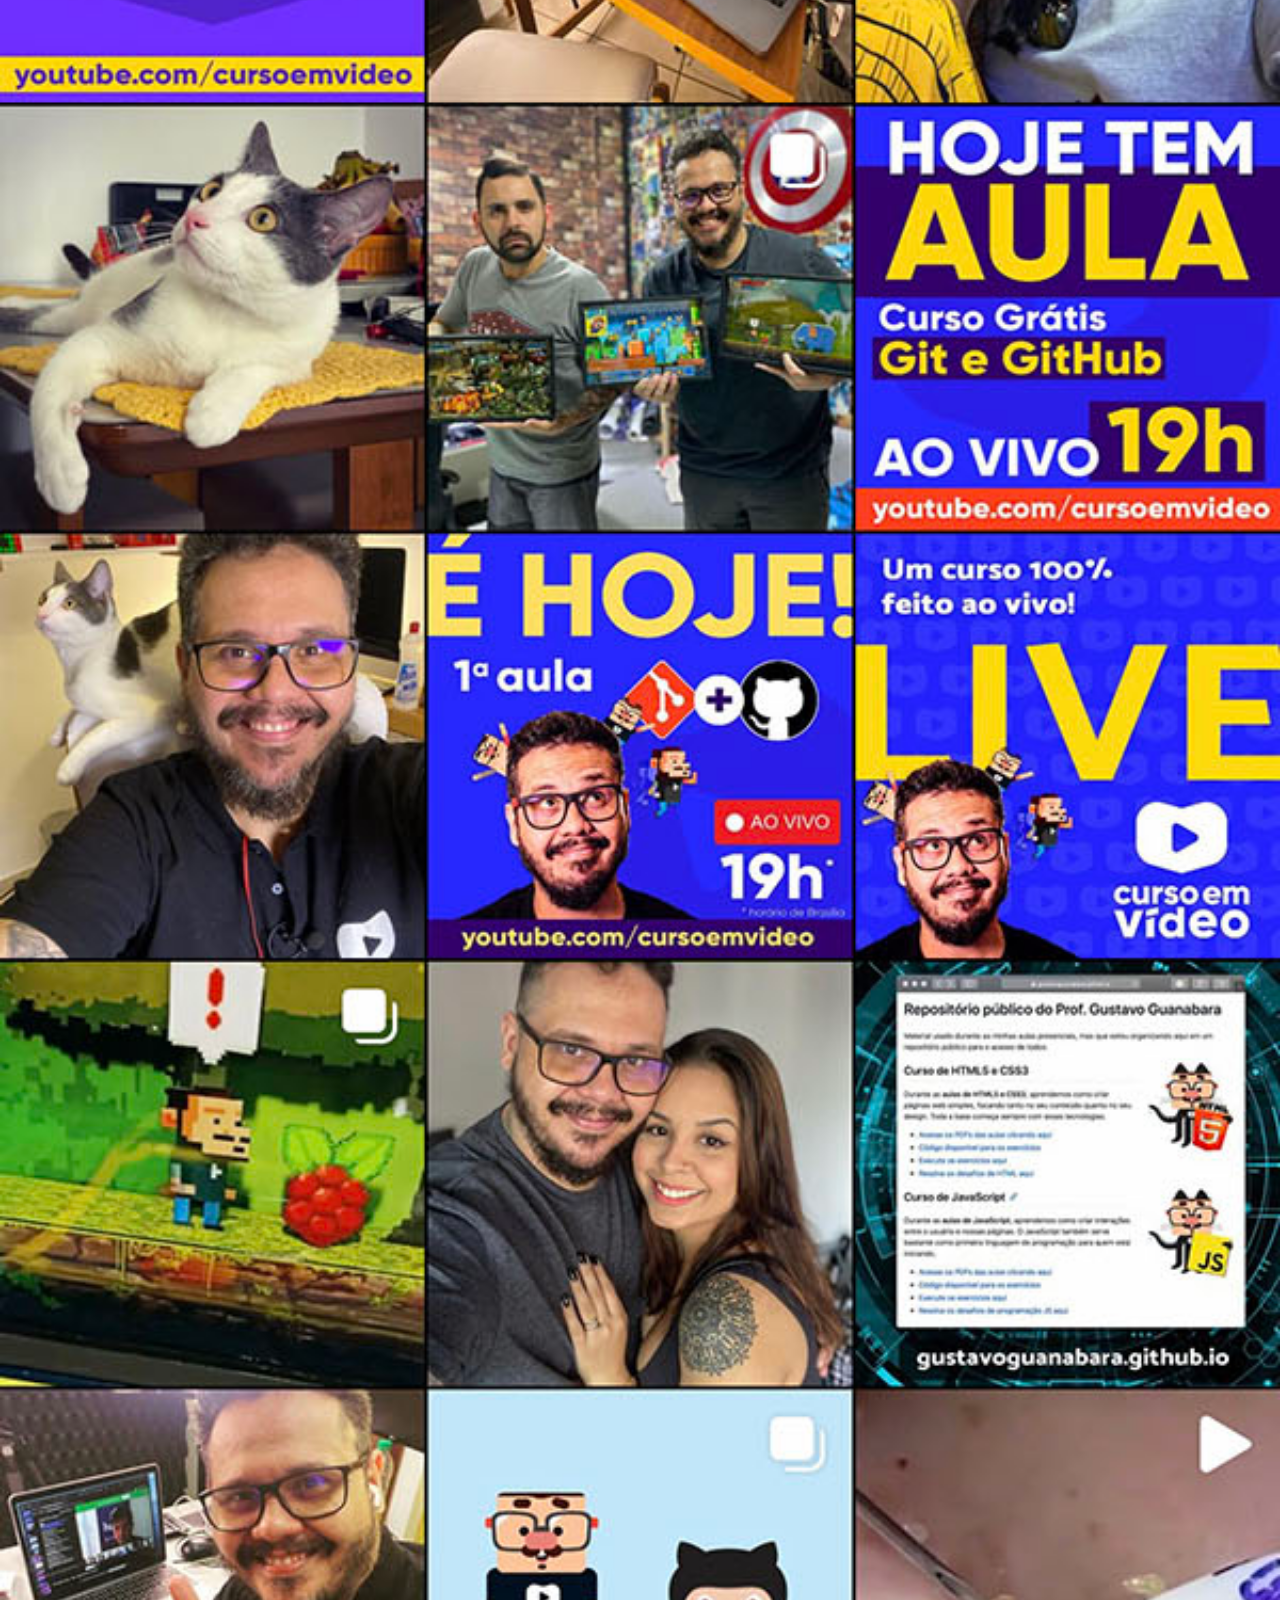
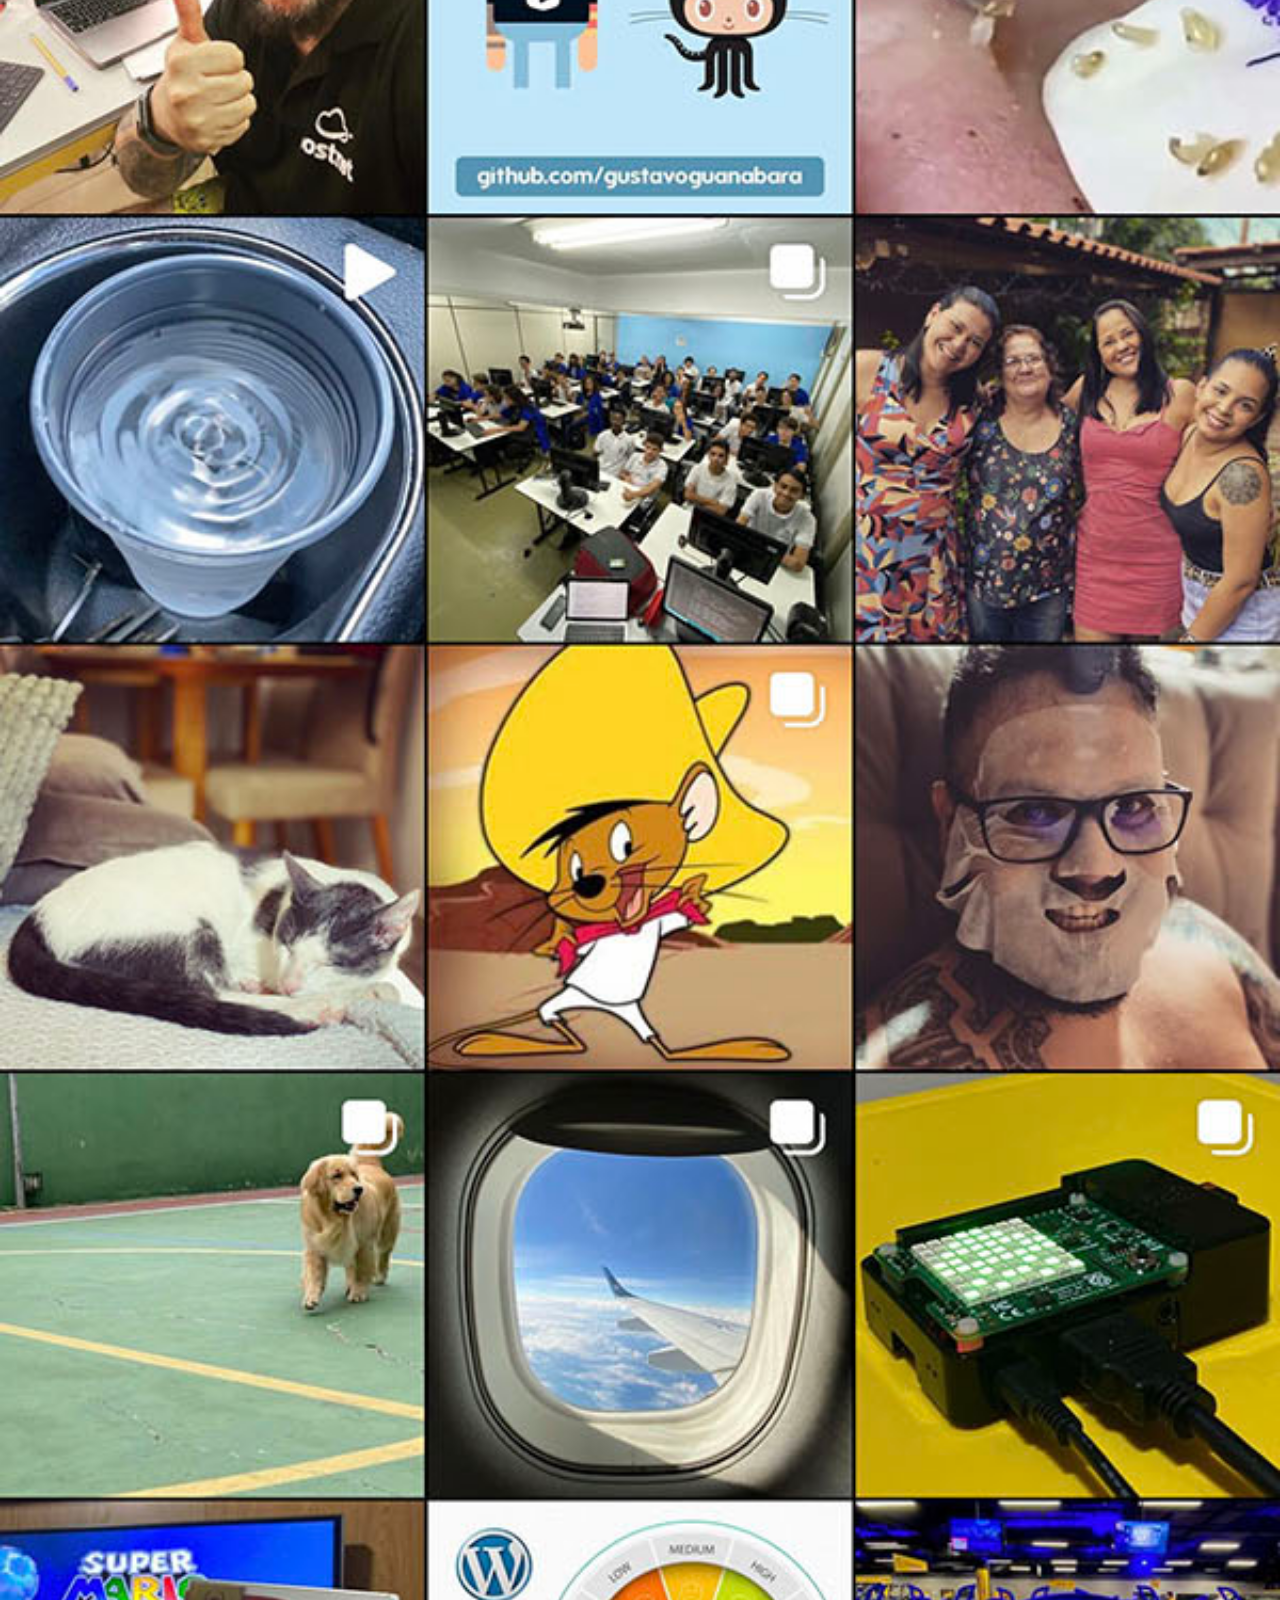
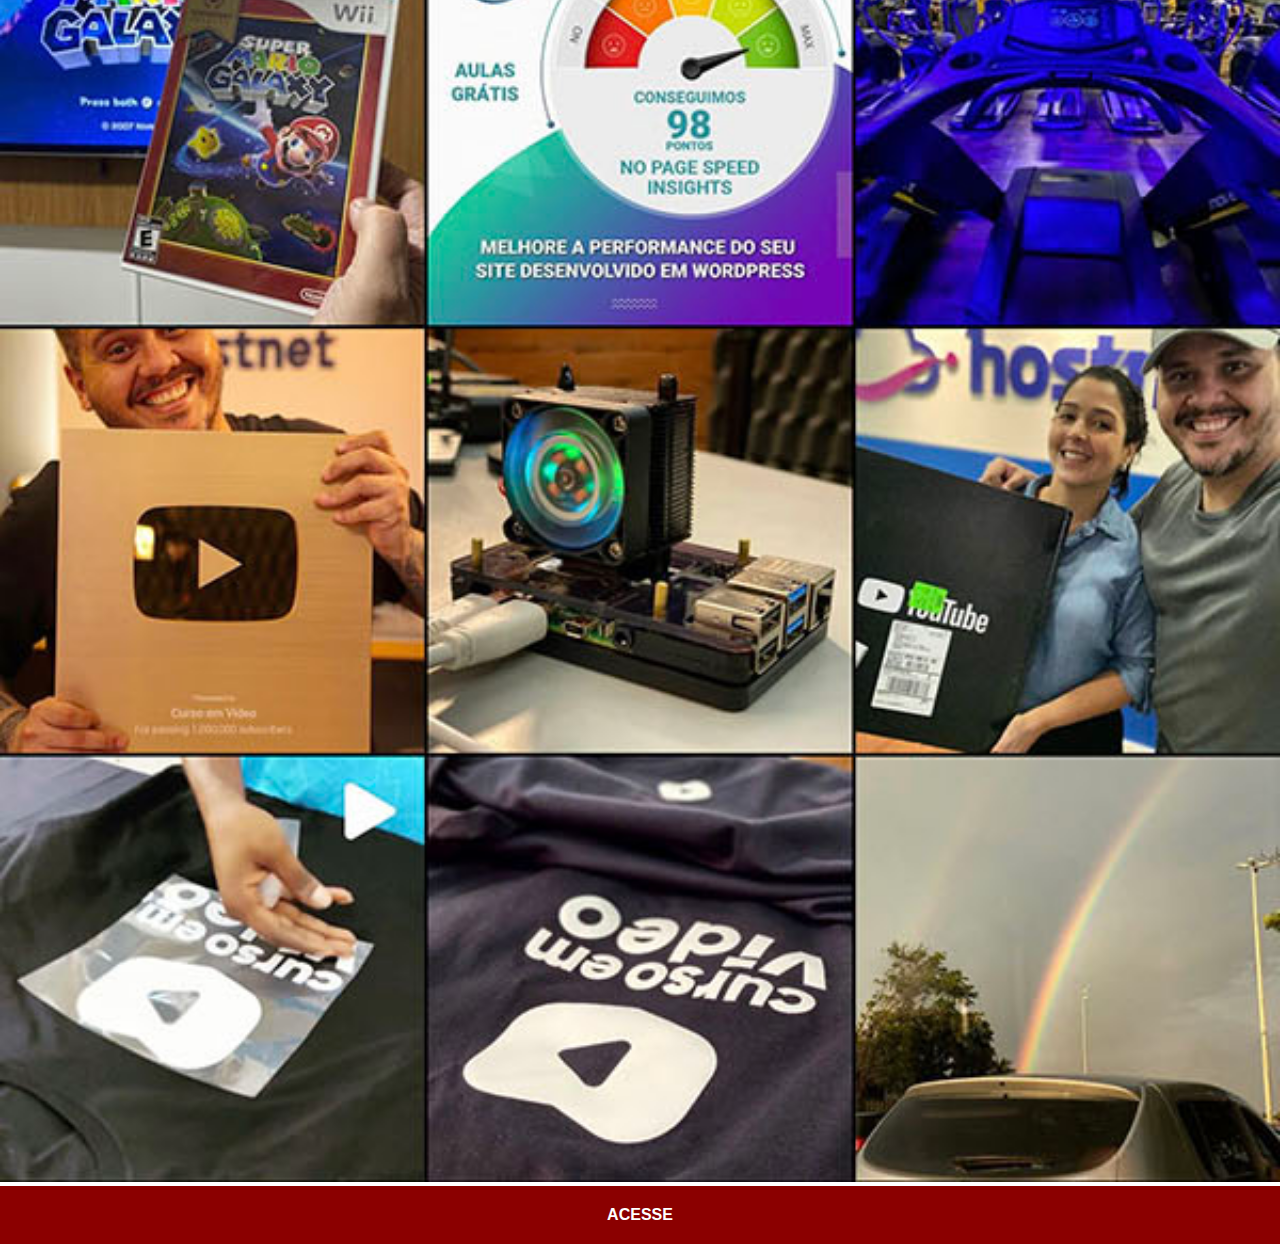
<file: instagram.html>
<!DOCTYPE html>
<html lang="pt-br">
<head>
    <meta charset="UTF-8">
    <meta name="viewport" content="width=device-width, initial-scale=1.0">
    <title>Instagram</title>
    <link rel="stylesheet" href="estilos/social.css">
</head>
<body>
    <img src="imagens/tela-instagram.jpg" alt="">
    <a href="https://www.instagram.com/cursoemvideo/" target="_blank">ACESSE</a>
</body>
</html>
</file>
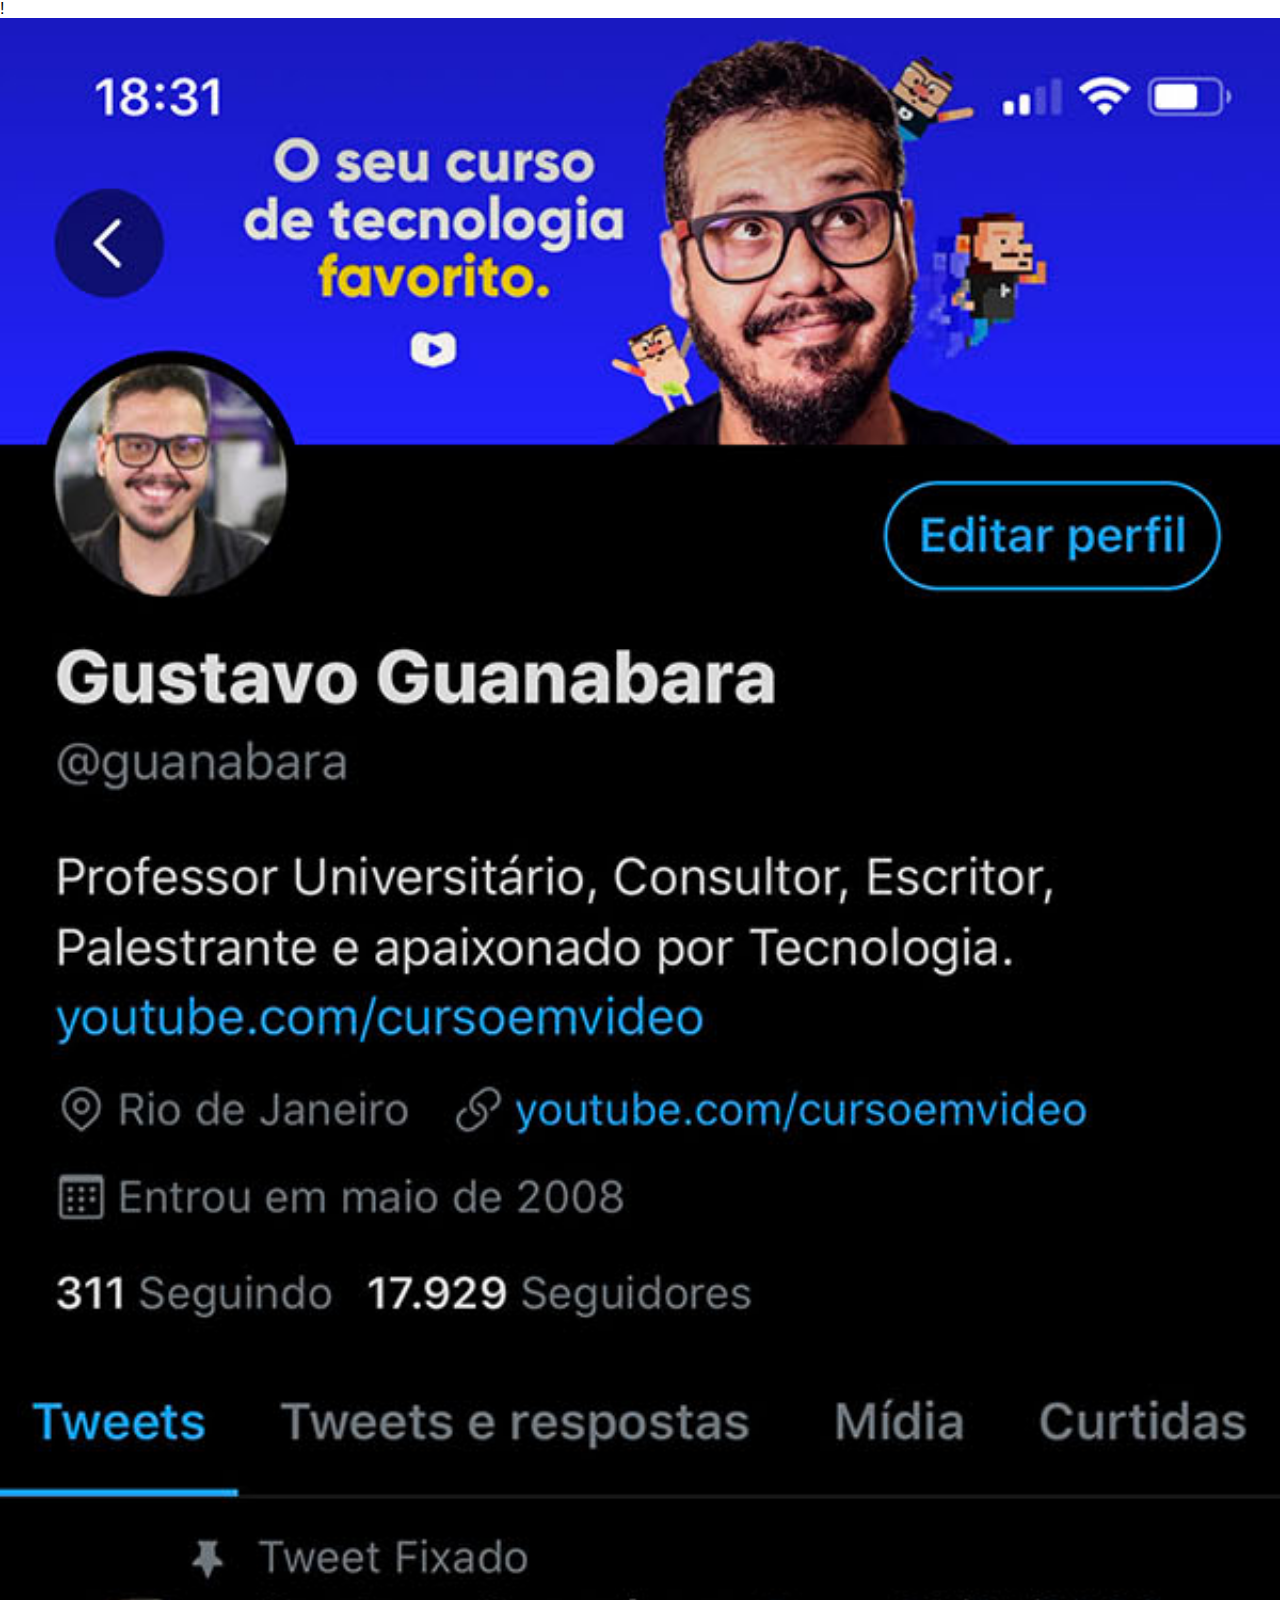
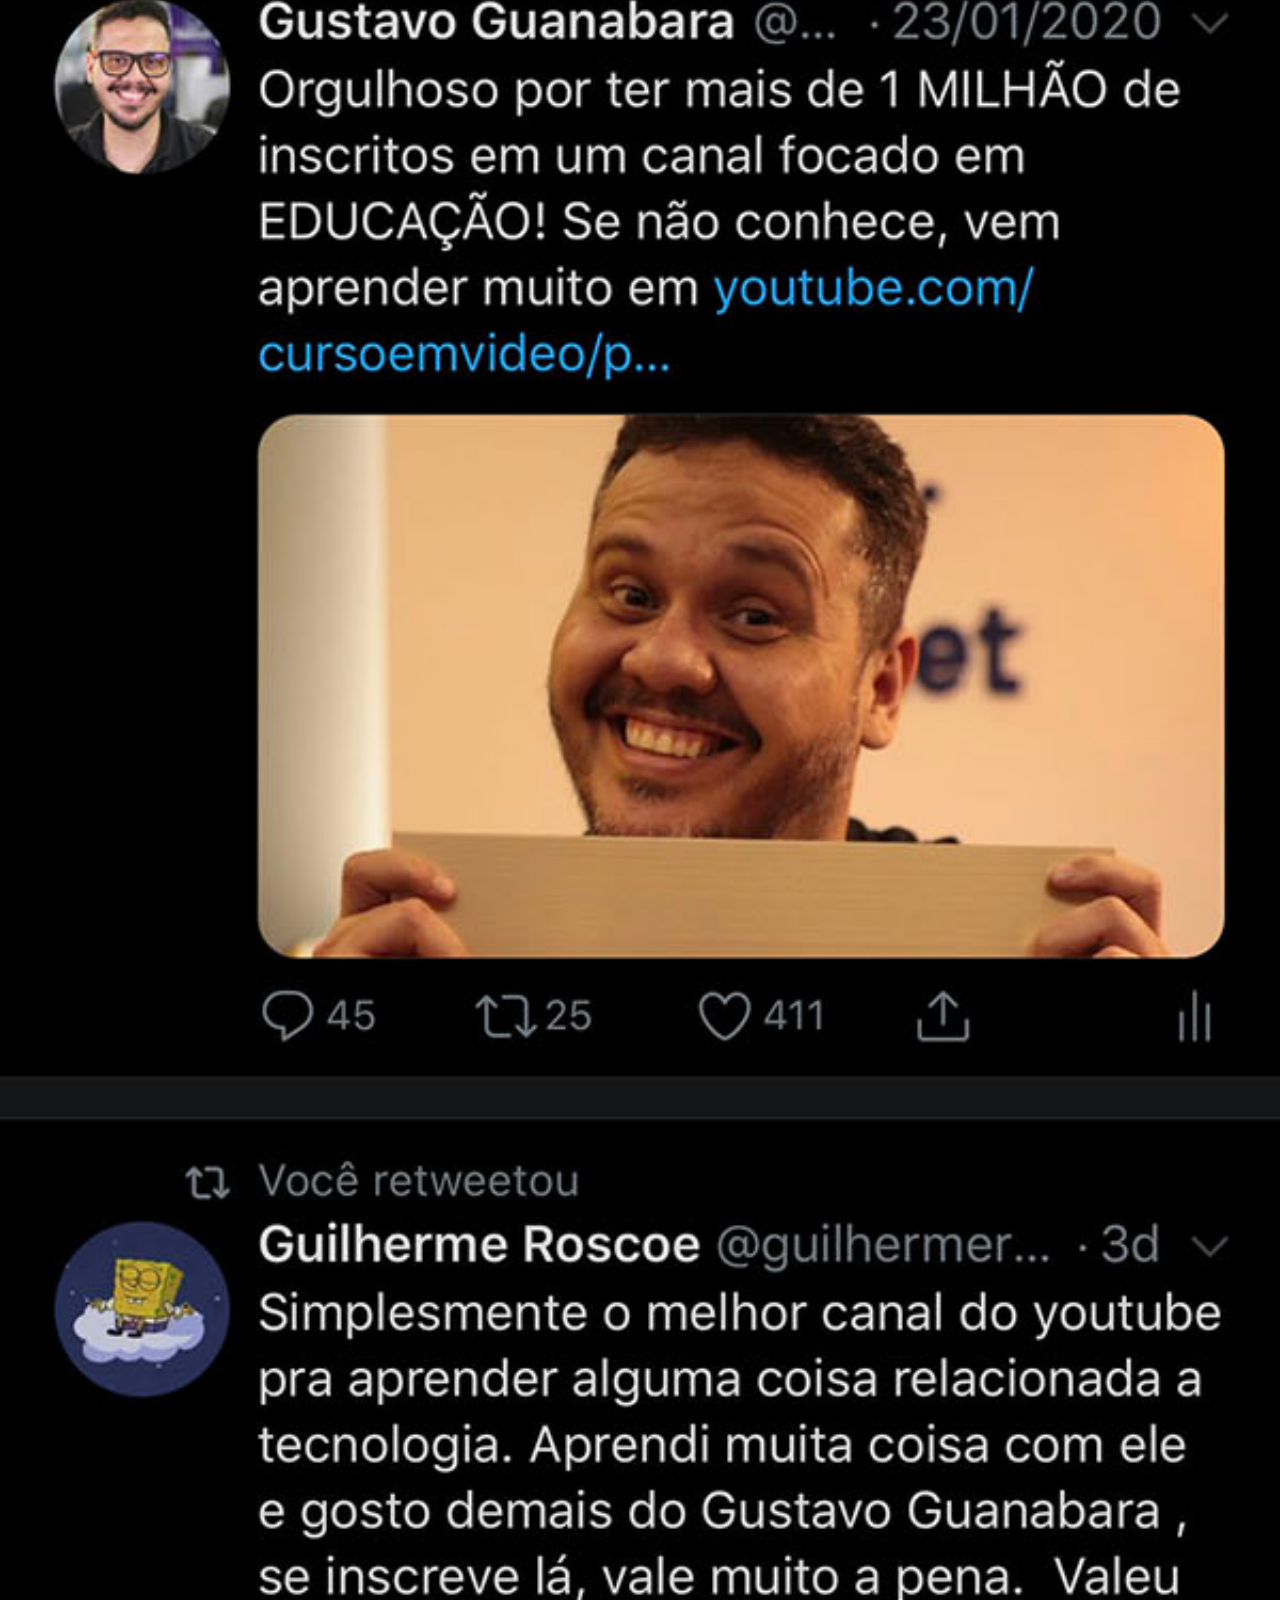
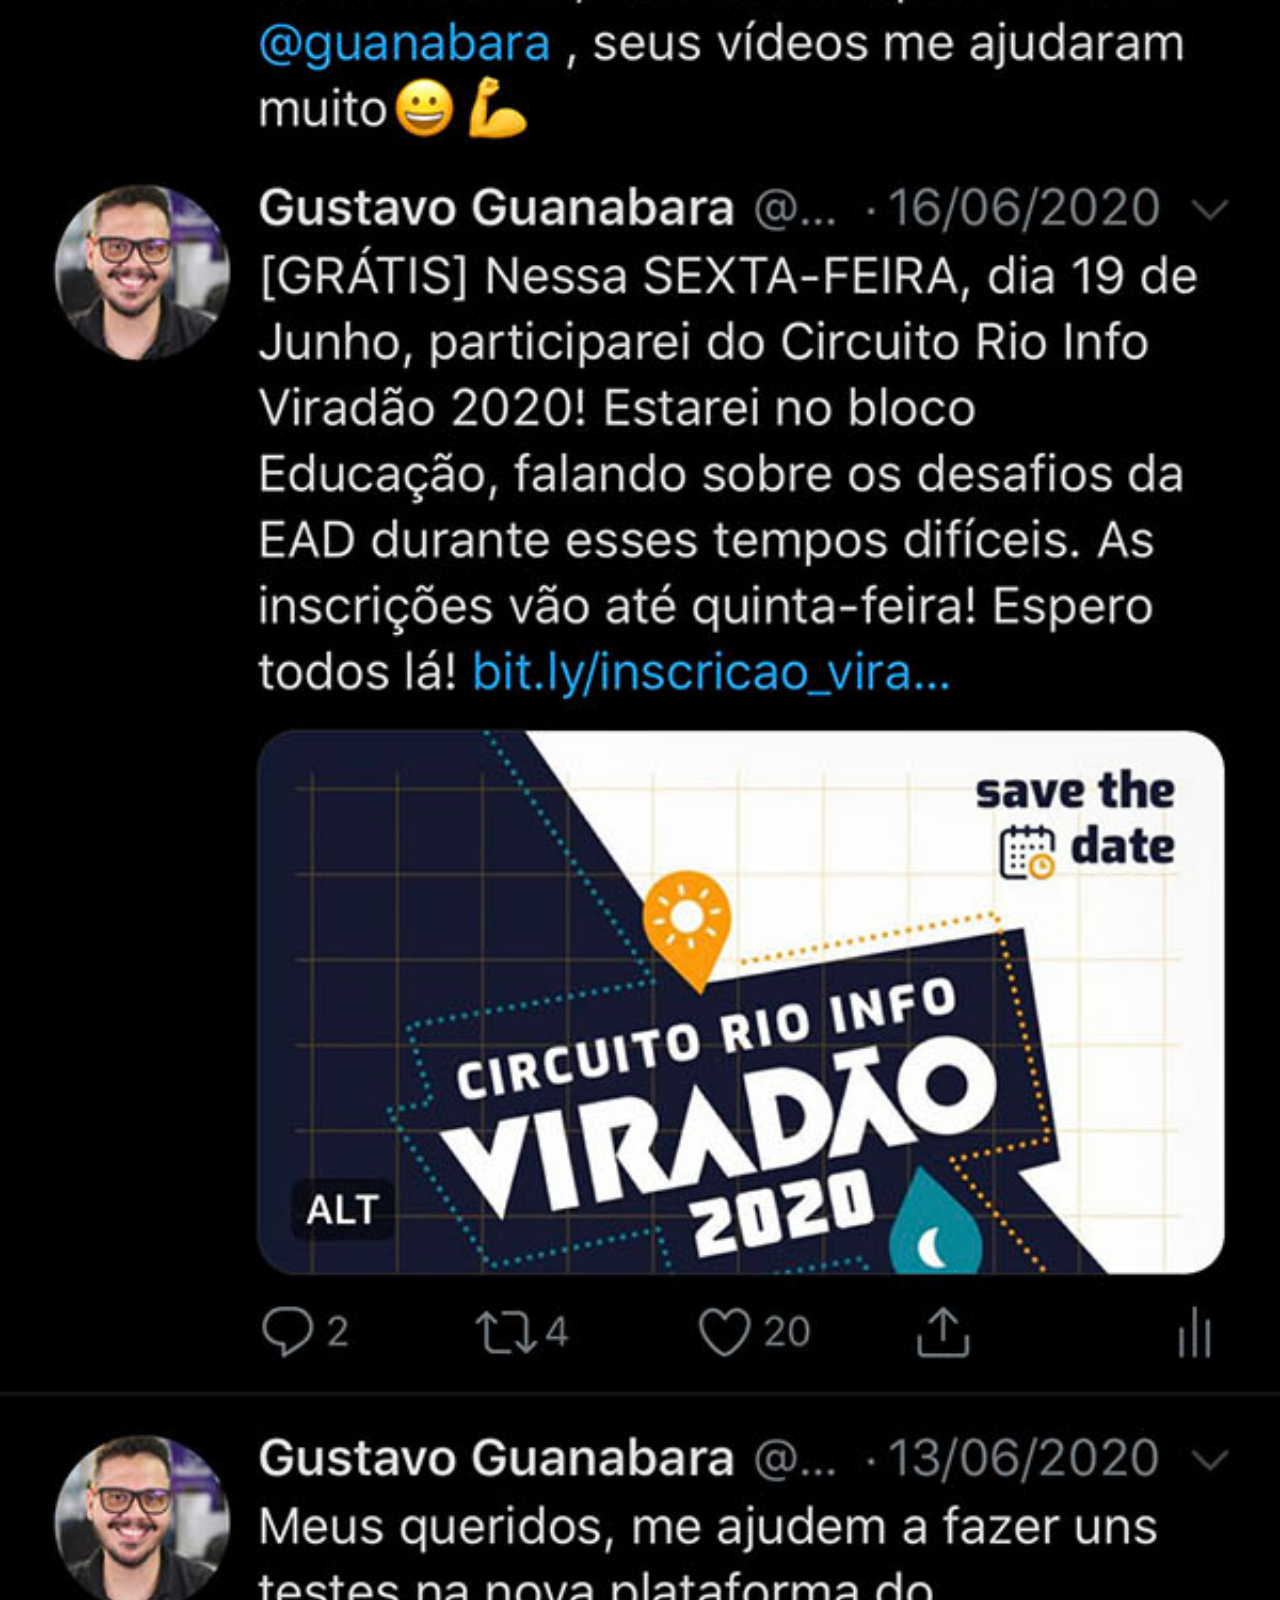
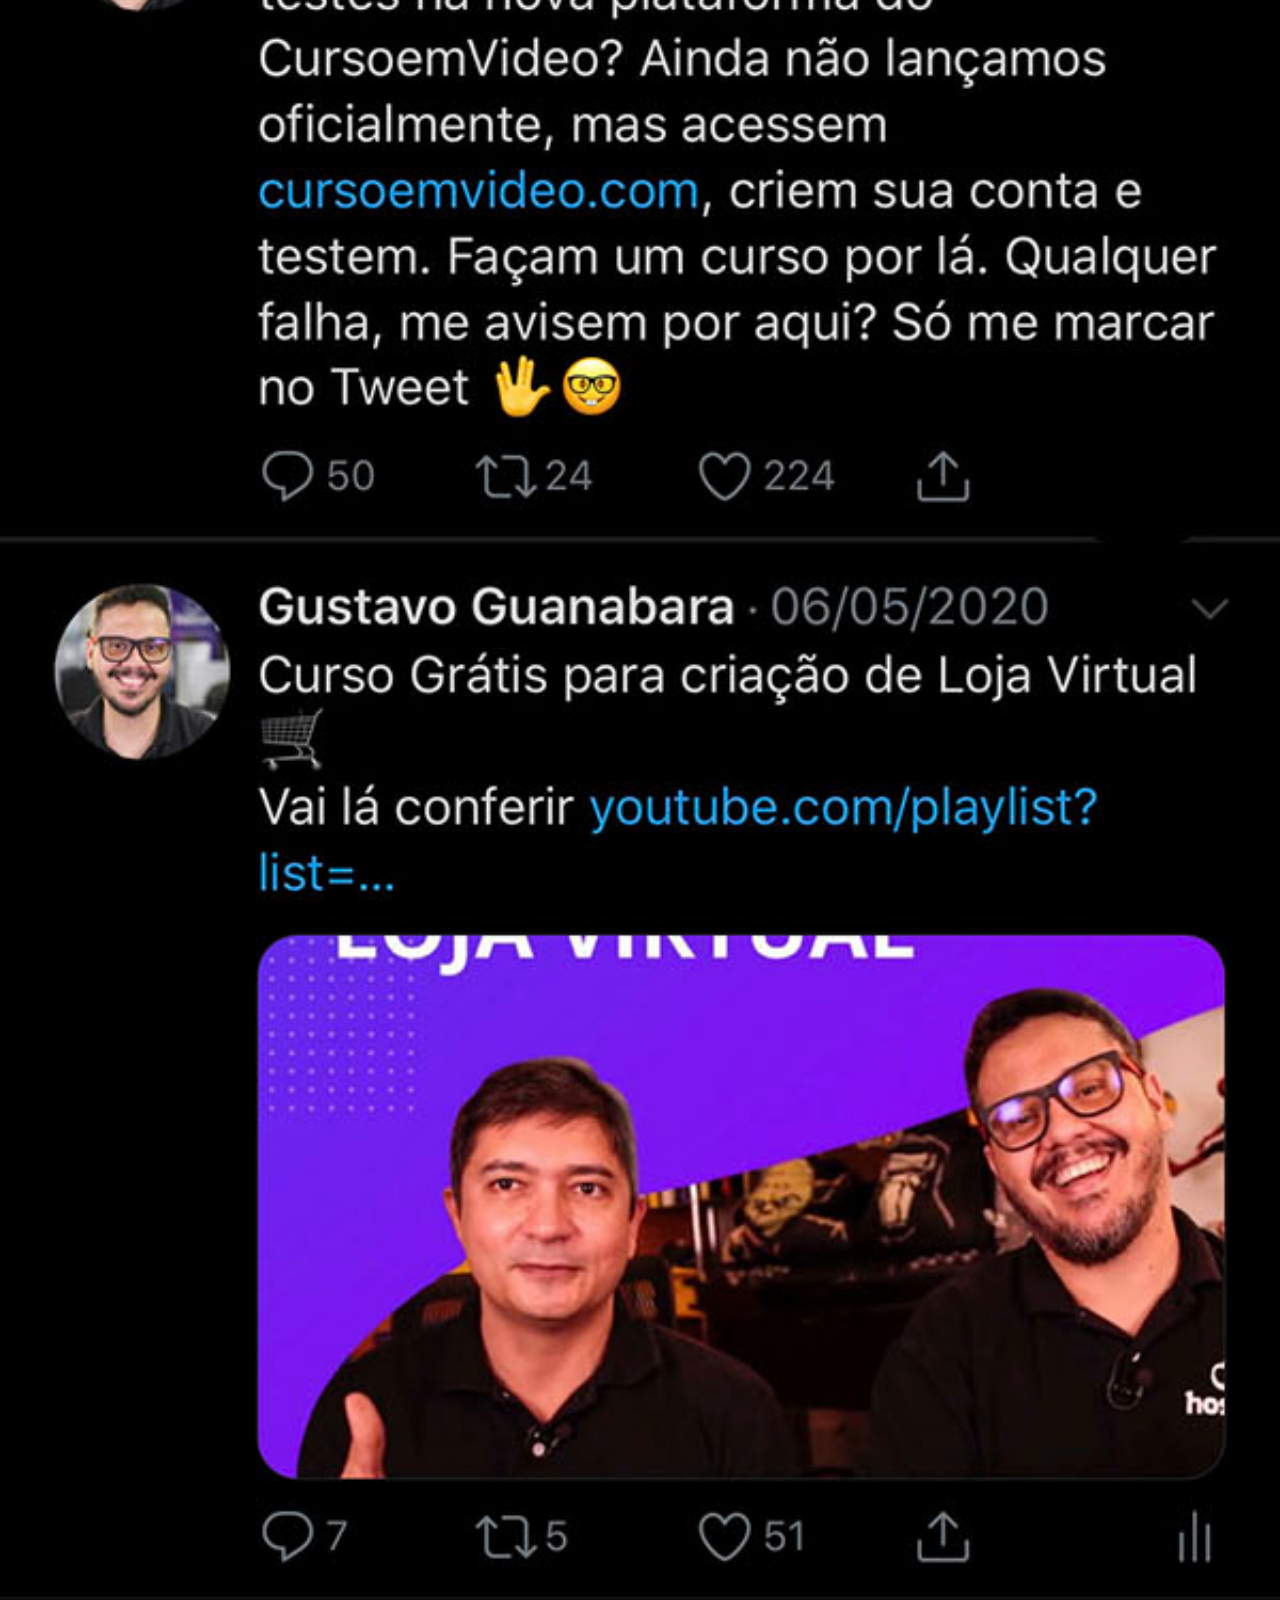
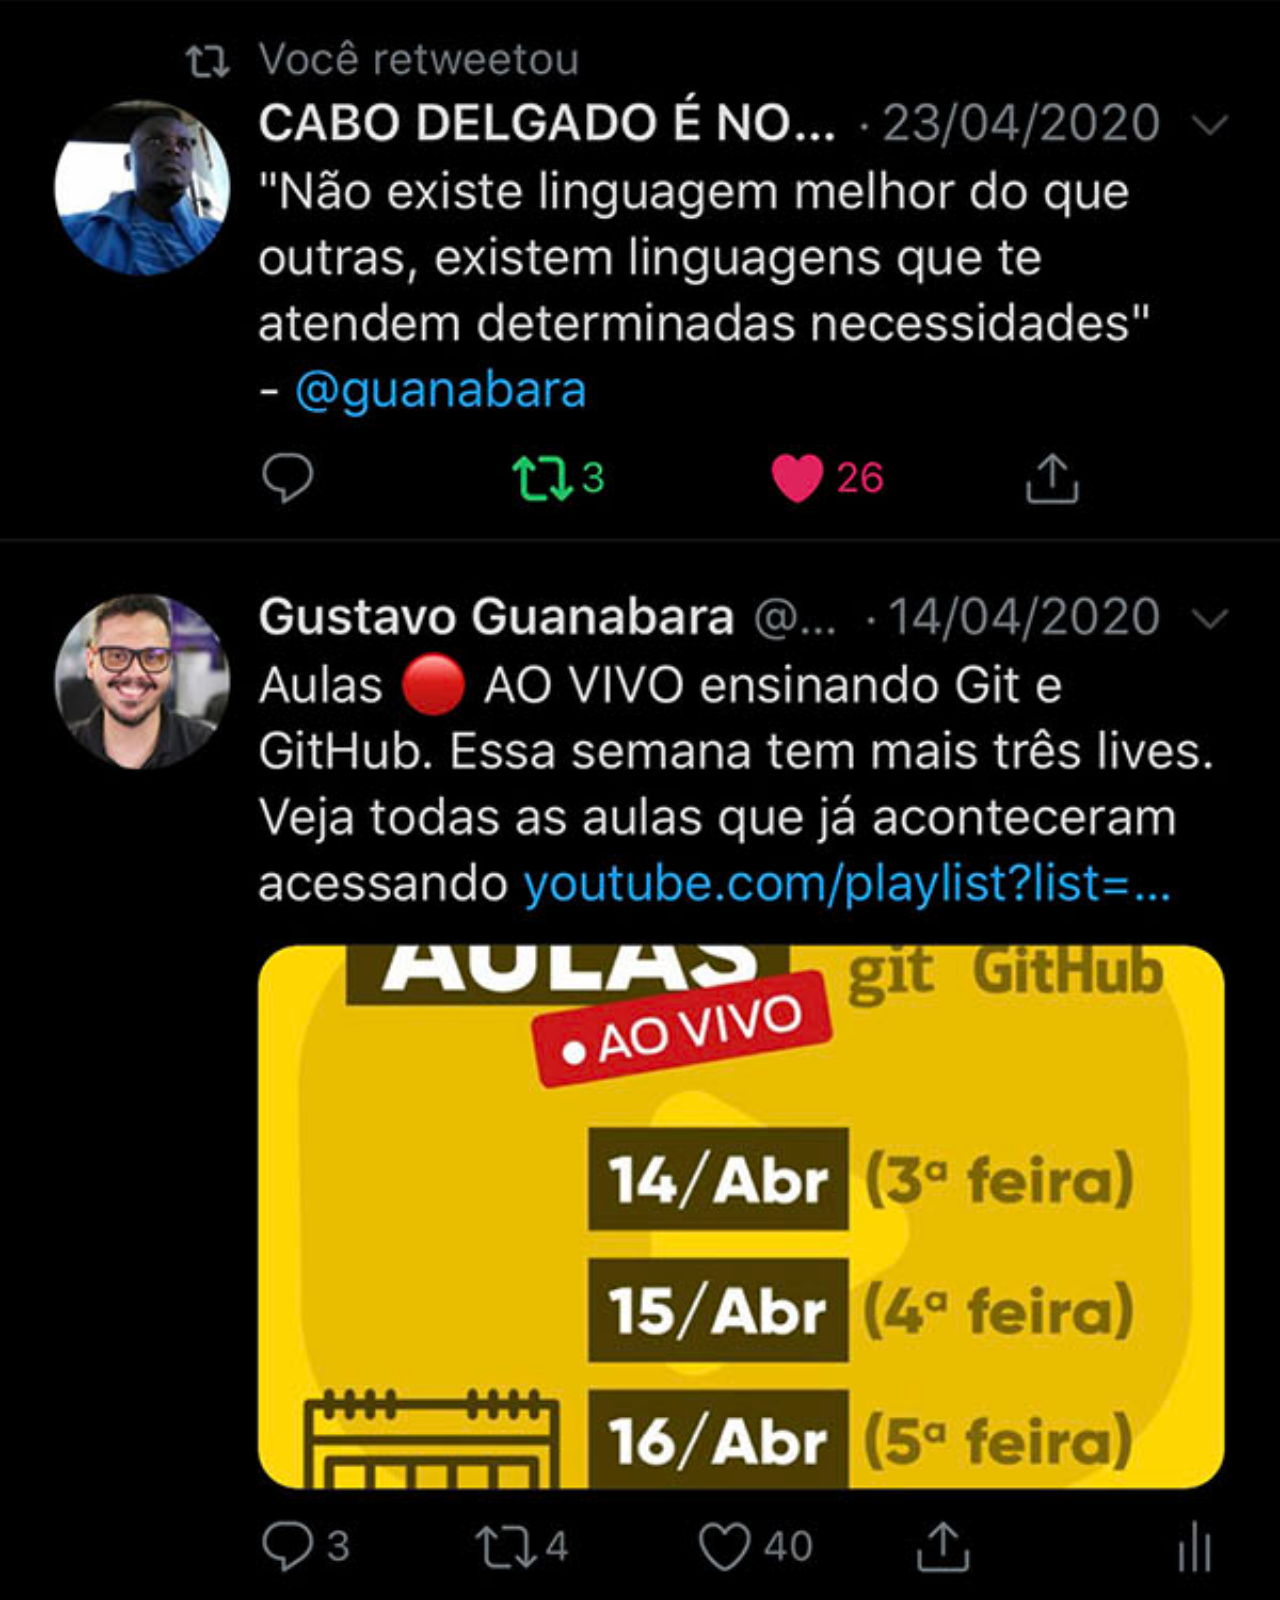
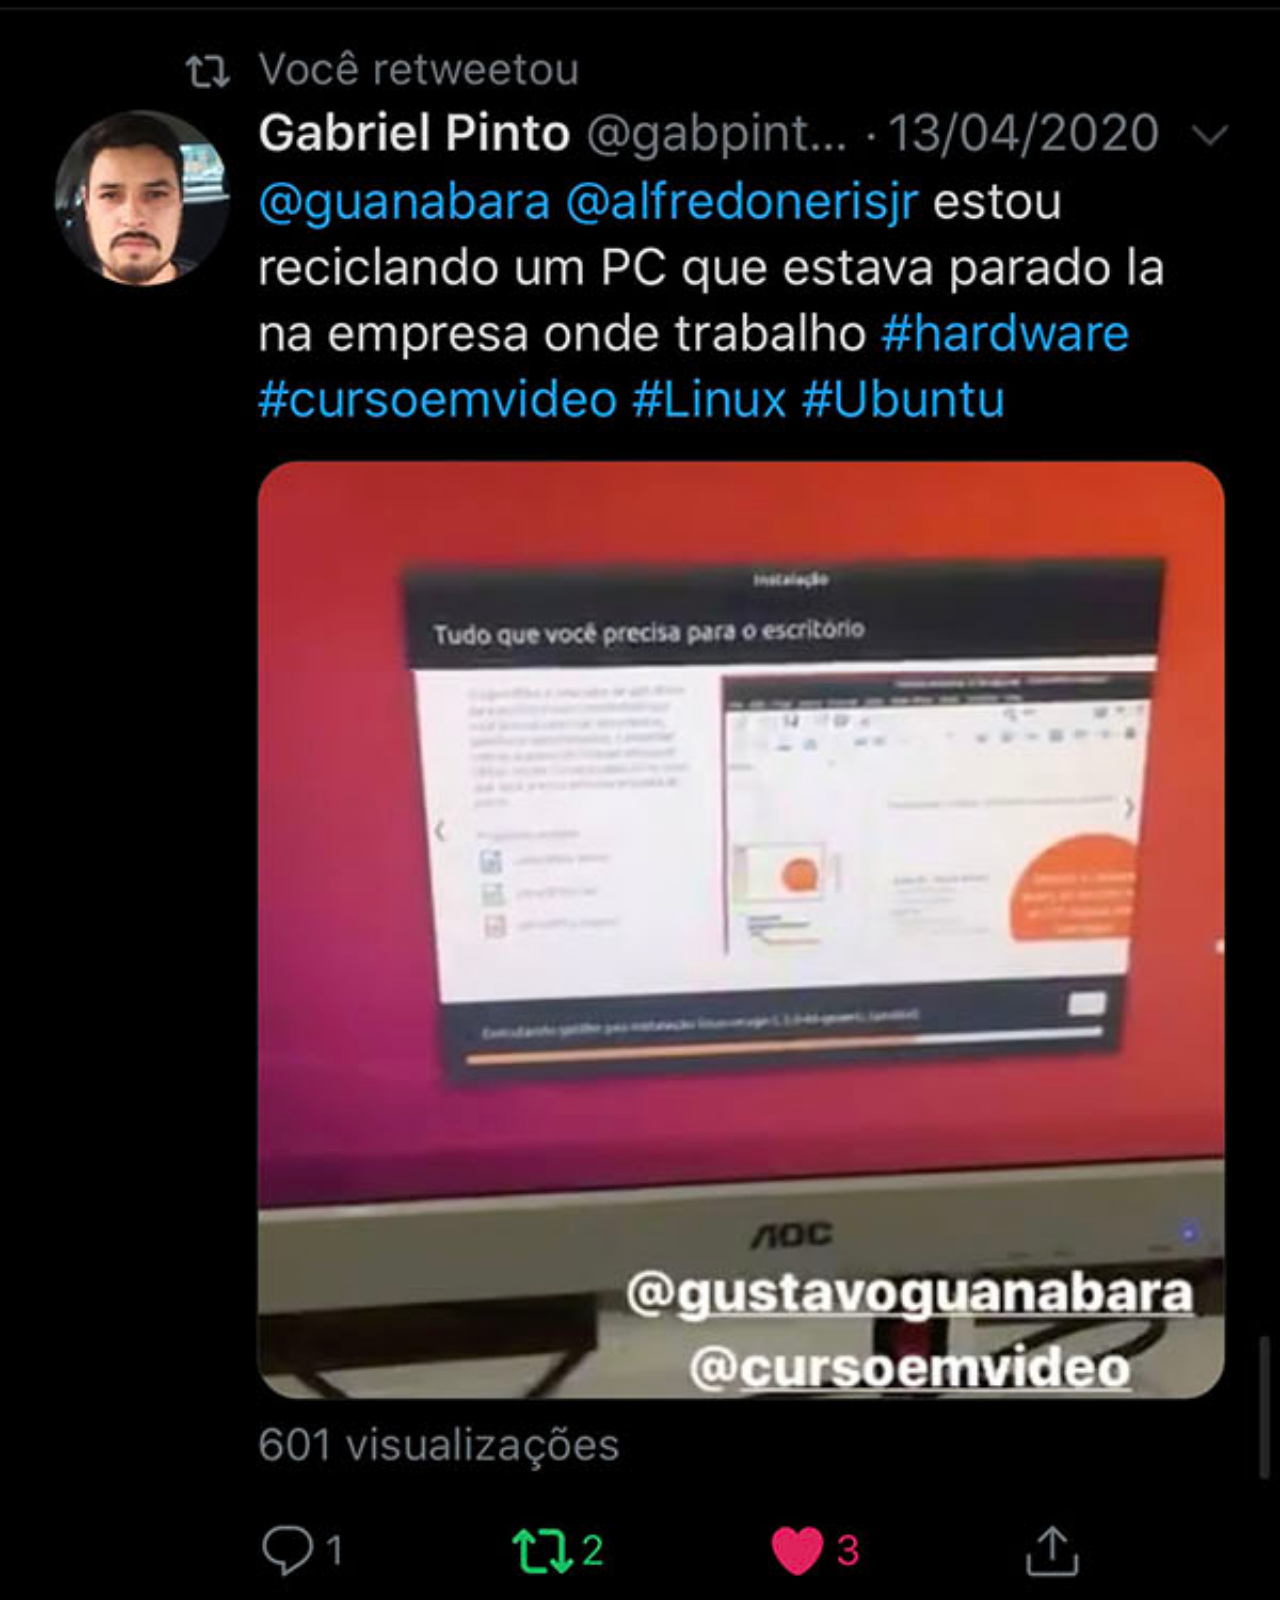
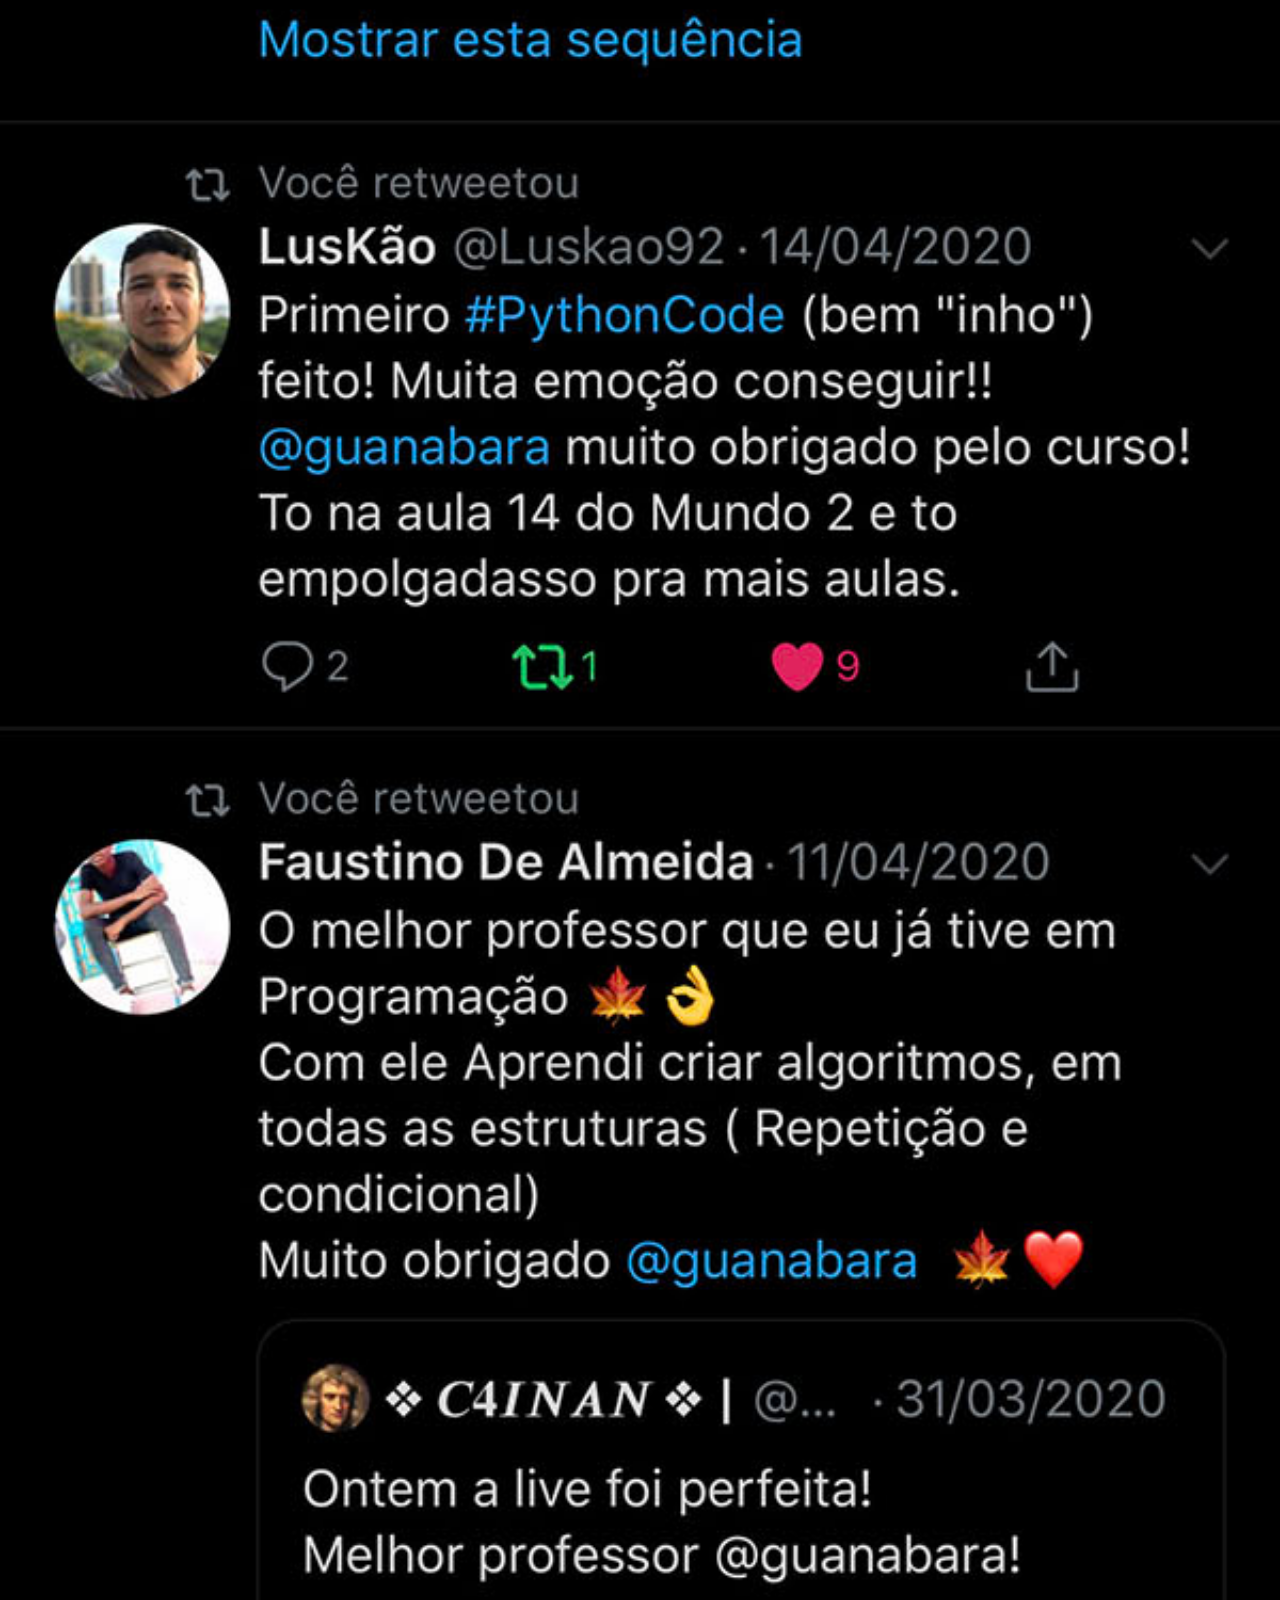
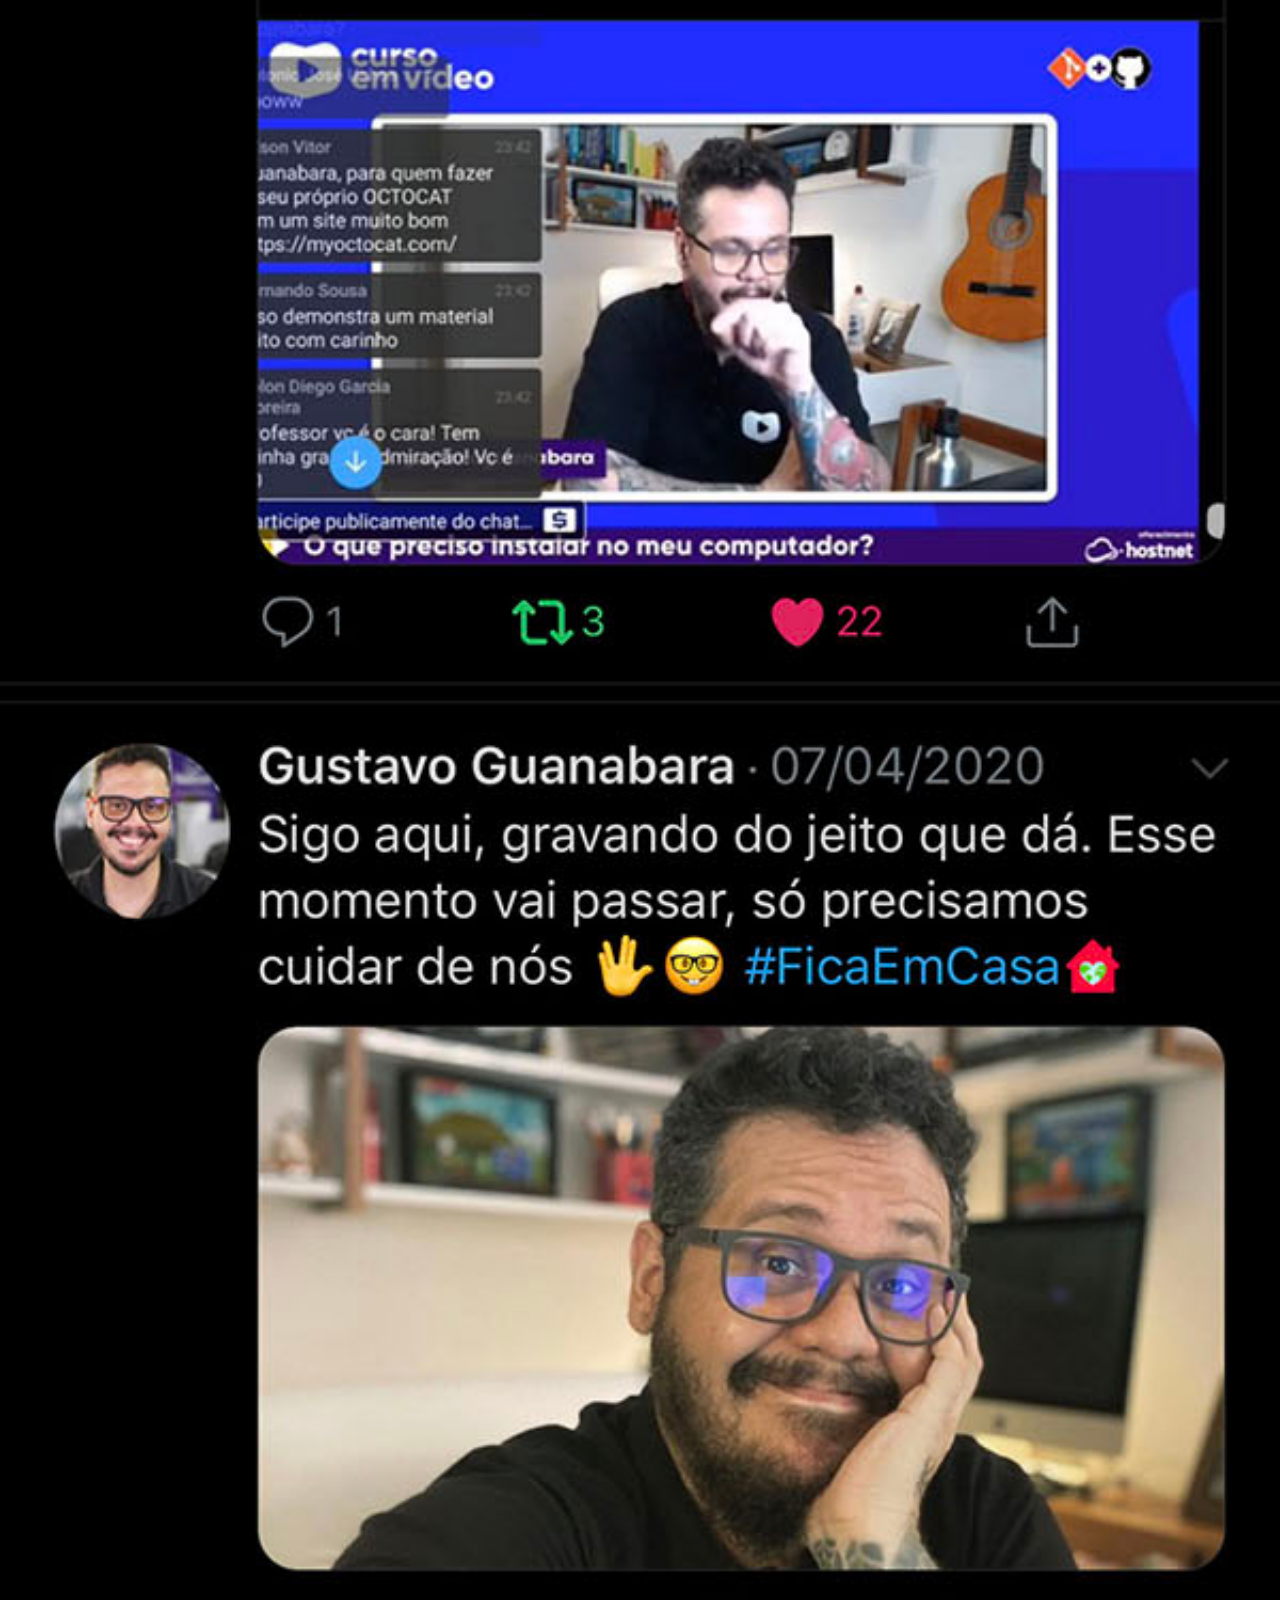
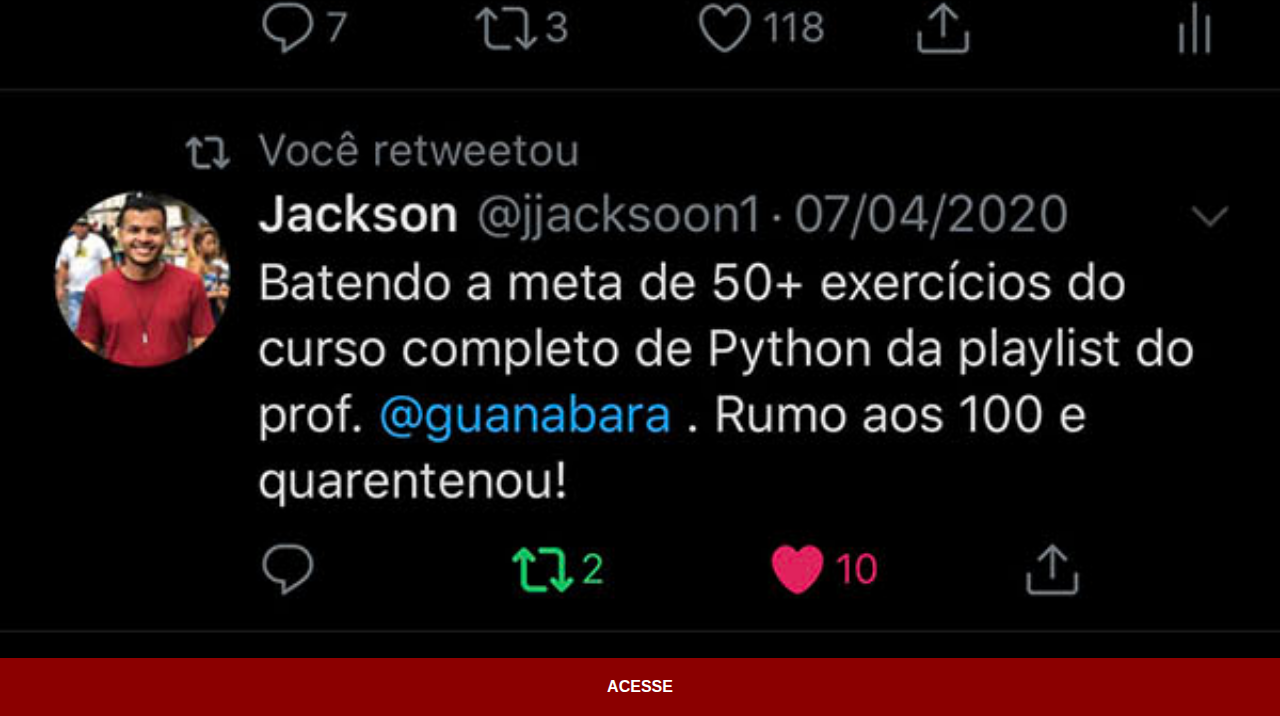
<file: twitter.html>
!<!DOCTYPE html>
<html lang="pt-br">
<head>
    <meta charset="UTF-8">
    <meta name="viewport" content="width=device-width, initial-scale=1.0">
    <title>Twitter</title>
    <link rel="stylesheet" href="estilos/social.css">
</head>
<body>
    <img src="imagens/tela-twitter.jpg" alt="">
    <a href="https://x.com/cursosemvideo" target="_blank">ACESSE</a>
</body>
</html>
</file>
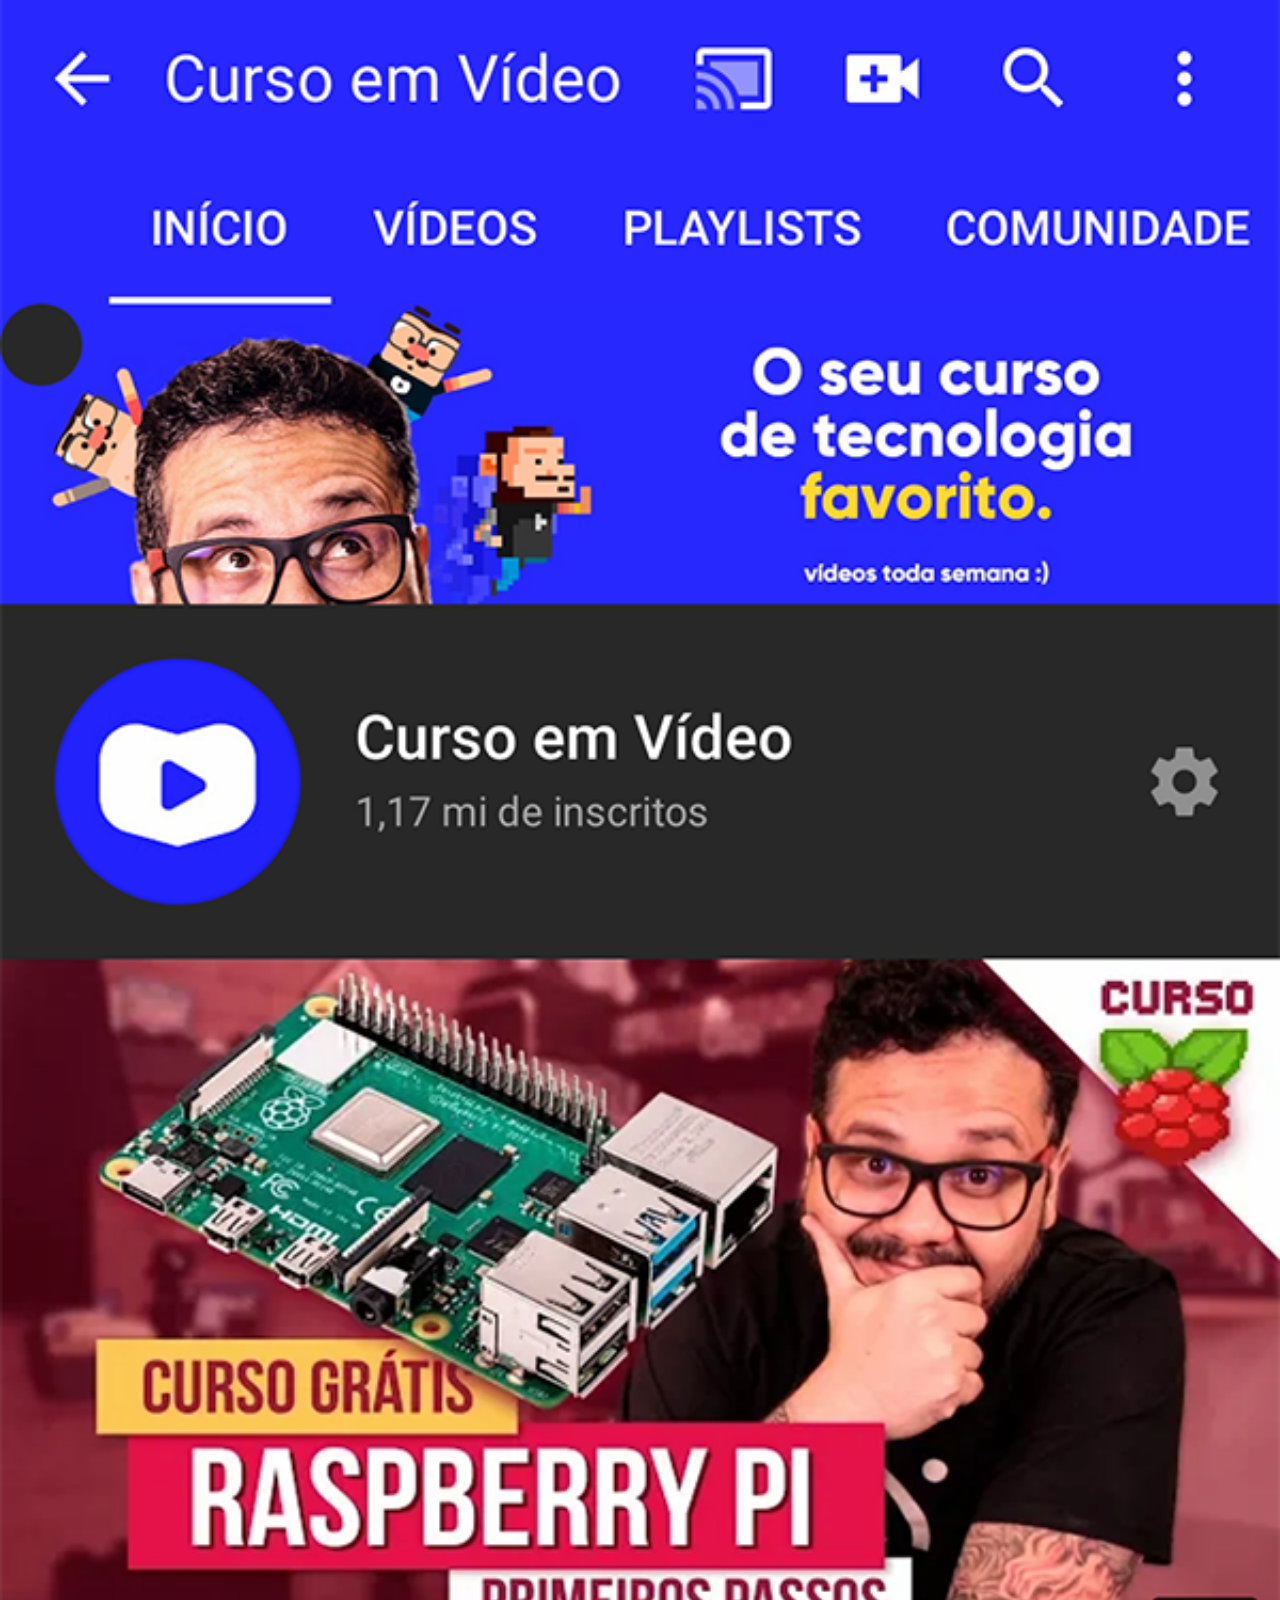
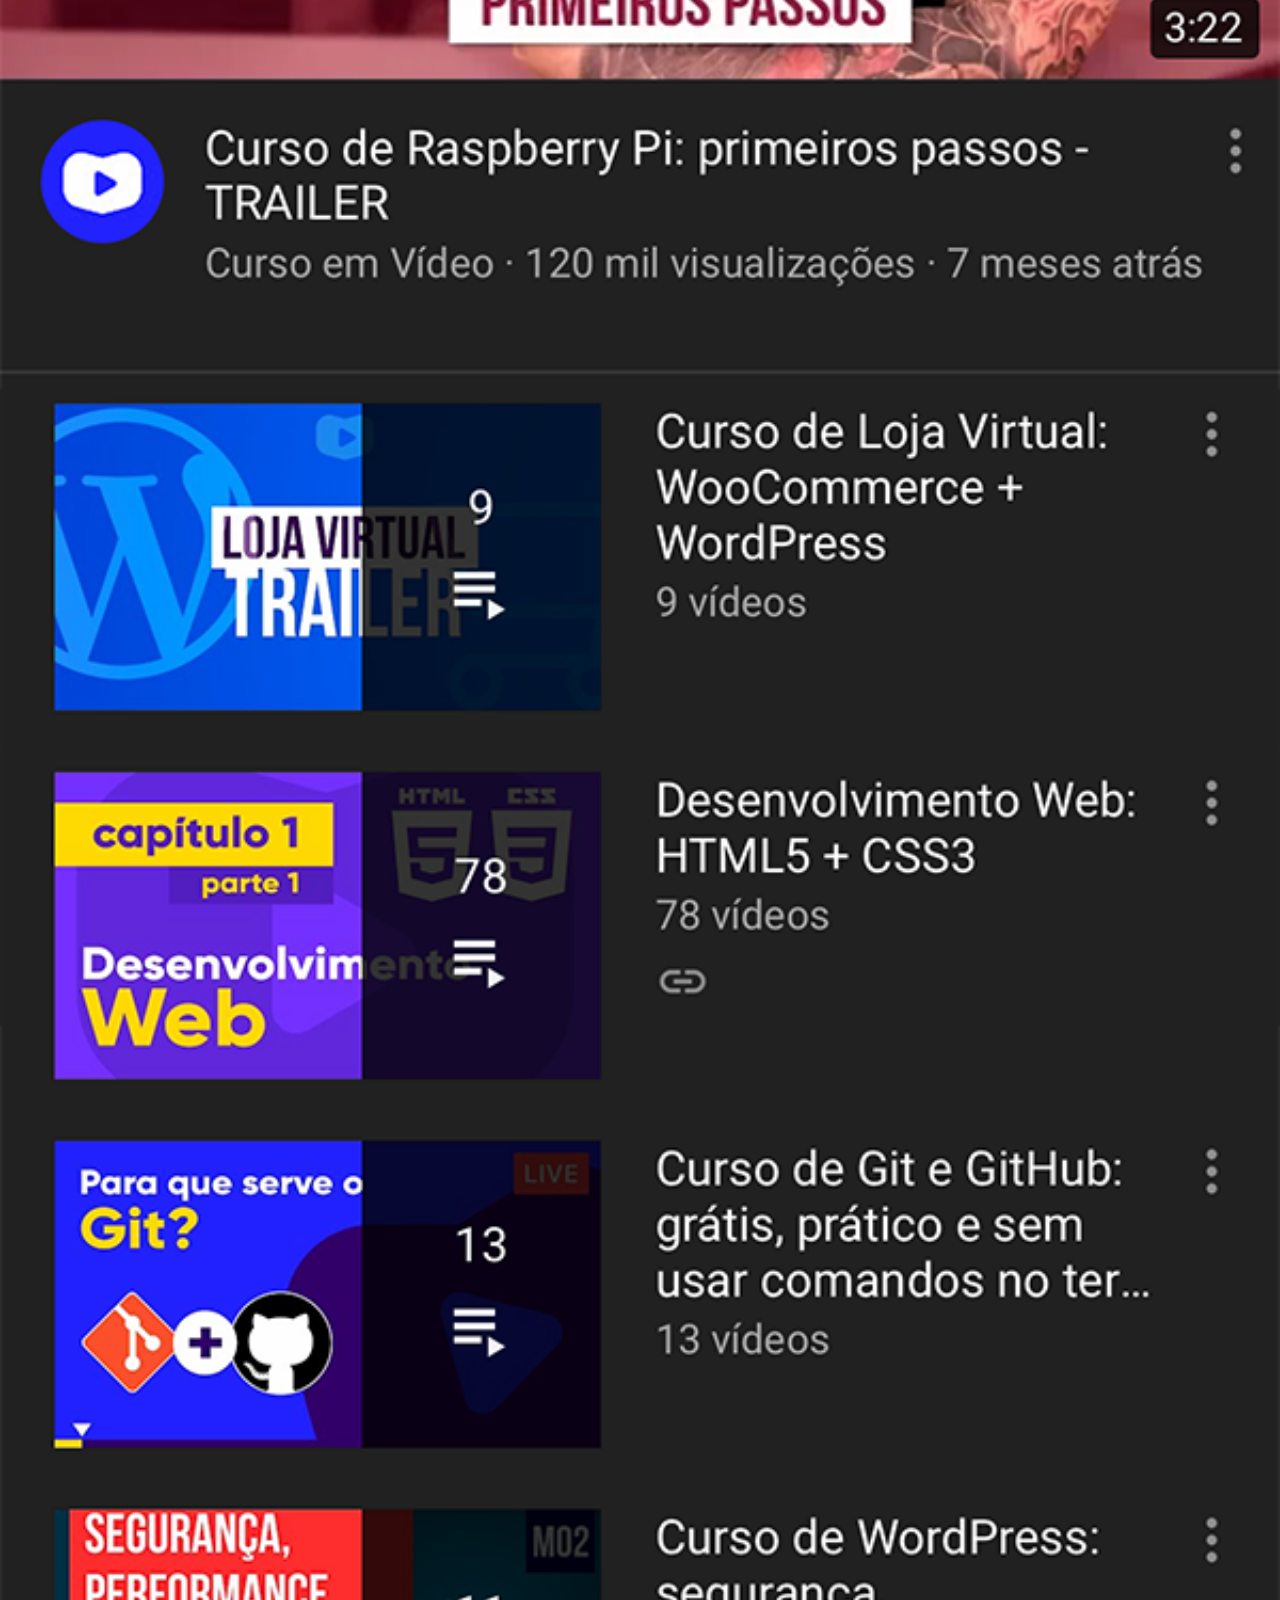
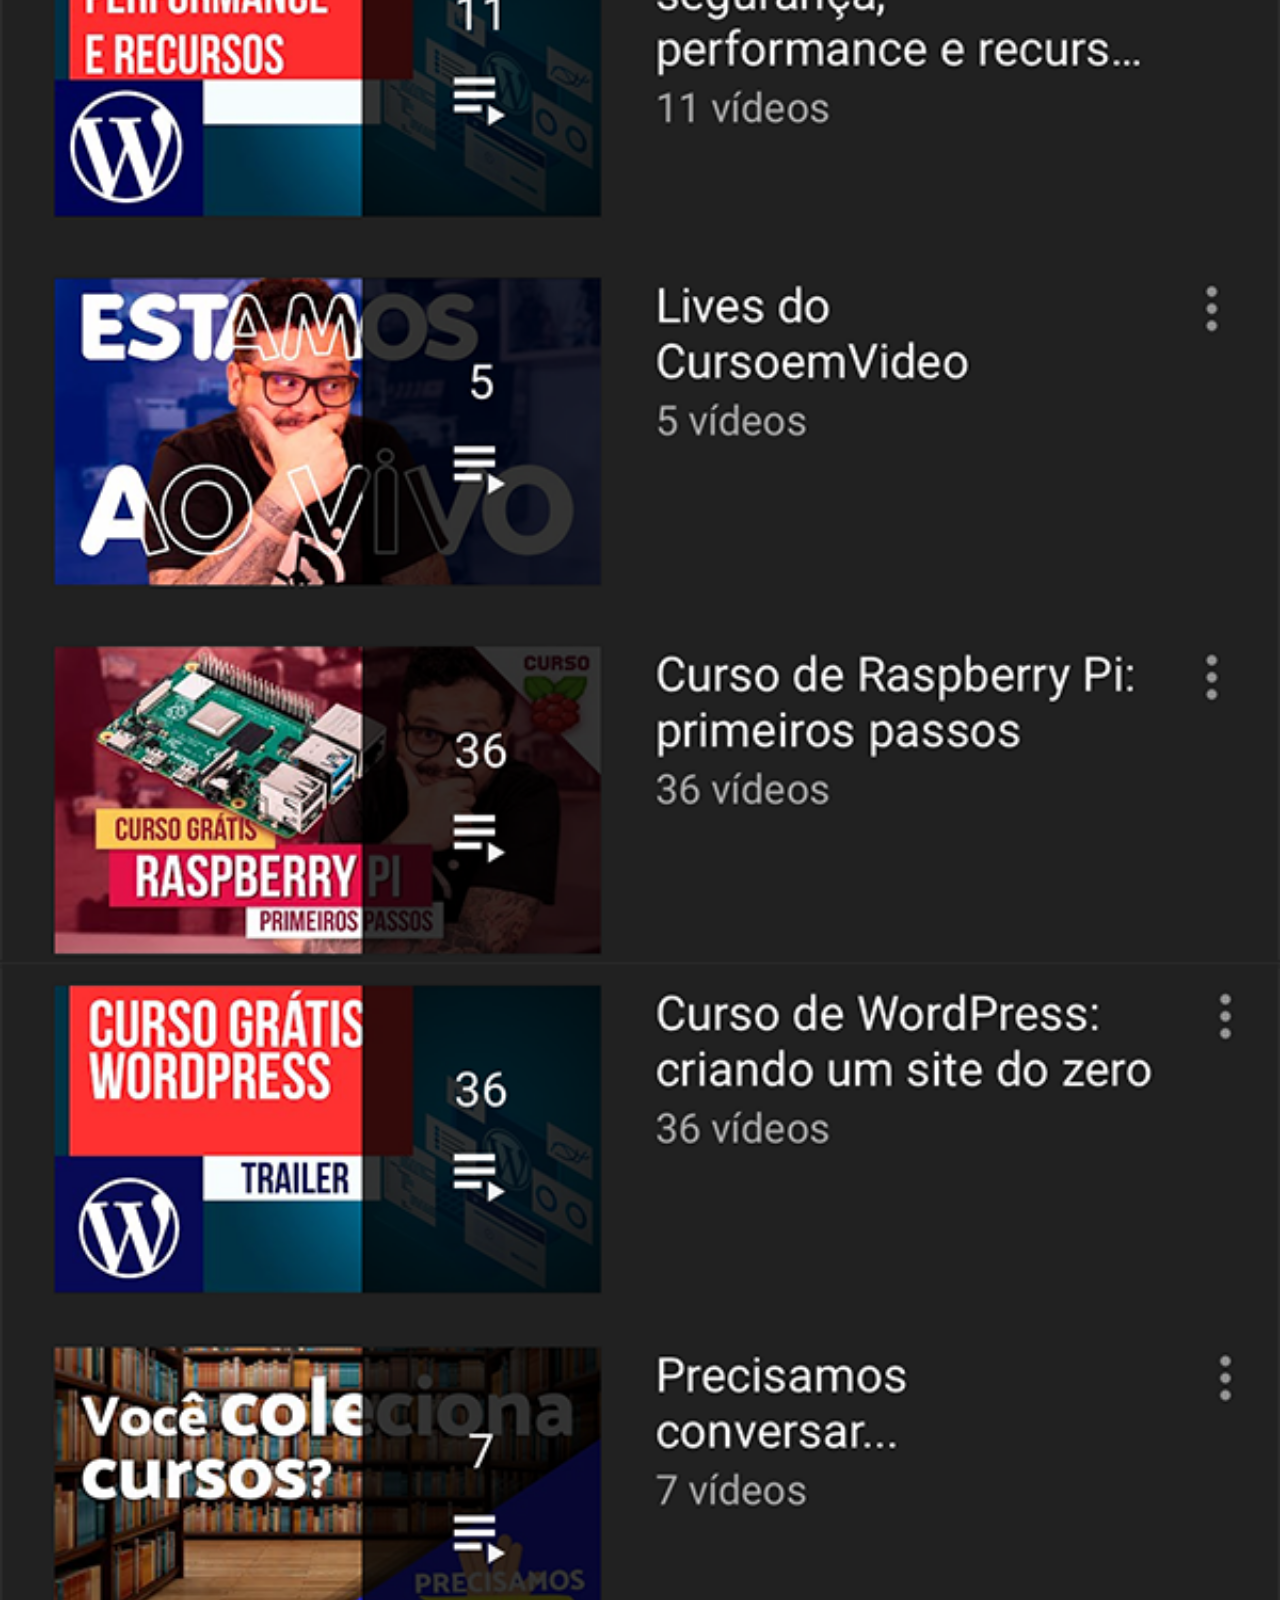
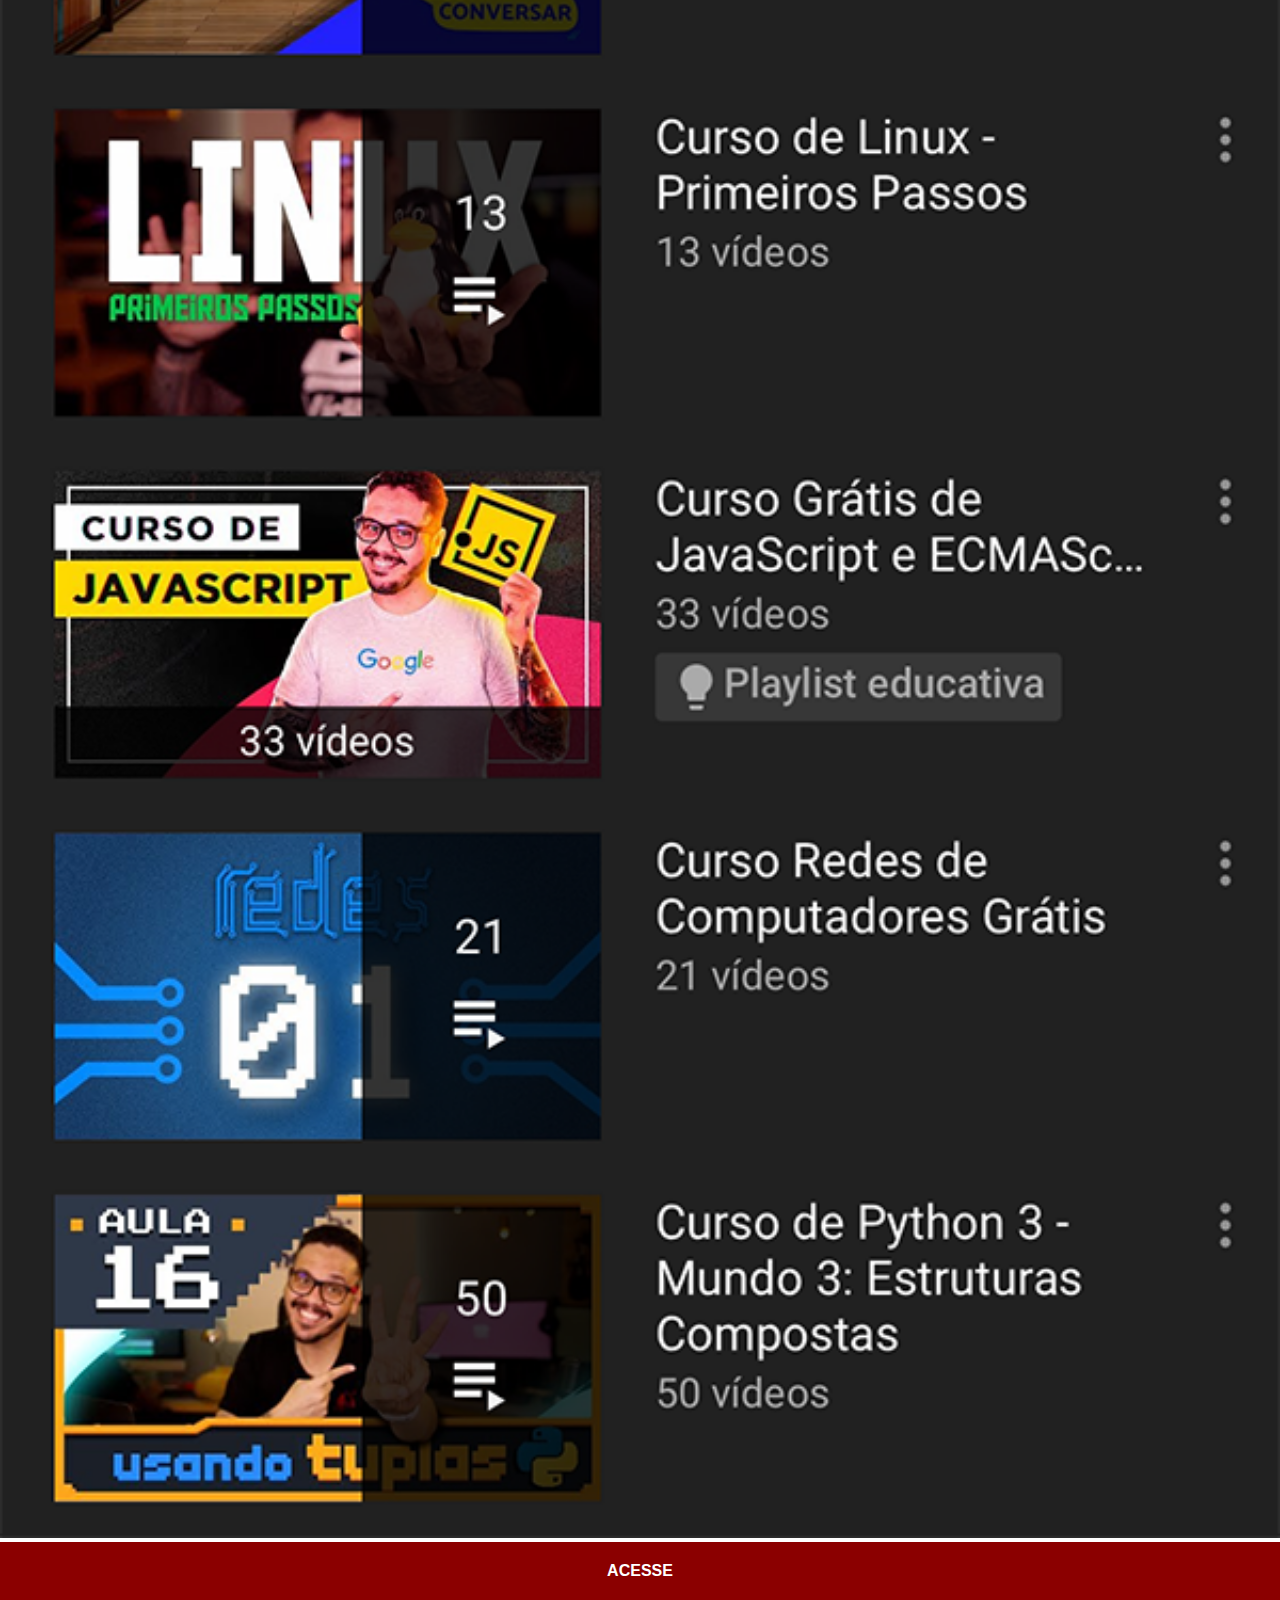
<file: youtube.html>
<!DOCTYPE html>
<html lang="pt-br">
<head>
    <meta charset="UTF-8">
    <meta name="viewport" content="width=device-width, initial-scale=1.0">
    <title>Youtube</title>
    <link rel="stylesheet" href="estilos/social.css">
</head>
<body>
    <img src="imagens/tela-youtube.png" alt="">
    <a href="https://www.youtube.com/c/CursoemV%C3%ADdeo/playlists" target="_blank">ACESSE</a>
</body>
</html>
</file>
<file: estilos/style.css>
@charset "UTF-8";

*{
    margin: 0px;
    padding: 0px;
    font-family: Arial, Helvetica, sans-serif;
}

html,body{
    height: 100vh;
    width: 100vw;
    background-color: black;
}

body{
    background: url('../imagens/fundo-madeira.jpg') no-repeat top center;
    background-size: cover;
    background-attachment: fixed;
}

main{
    height: 100vh;
    position: relative;
}

section#telefone{
    position: absolute;
    top: 50%;
    left: 50%;
    transform: translate(-50%, -50%);

    height: 627px;
    width: 311px;
    background: url('../imagens/frame-iphone.png') no-repeat;
}

iframe#tela{
    position: relative;
    top: 80px;
    left: 22px;
    width: 270px;
    height: 470px;
}

section#redes-sociais{
    text-align: right;
}

section#redes-sociais img{
    width: 50px;
    height: 50px;
    margin: 10px;
    border-radius: 50%;
    box-shadow: 2px 2px 5px rgba(0, 0, 0, 0.795);
    box-sizing: border-box;
}

section#redes-sociais img:hover{
    border: 2px solid rgba(255, 255, 255, 0.76);
    transform: translate(-3px, -3px);
    box-shadow: 5px 5px 10px rgba(0, 0, 0, 0.795);
    transition: transform .1s, border 1s;
}
</file>
<file: estilos/social.css>
@charset "UTF-8";   
*{
    margin: 0px;
    padding: 0px;
    font-family: Arial, Helvetica, sans-serif;
}

::-webkit-scrollbar{
    width: 0px;
    height: 0px;
}
img{
    width: 100vw;
}

a{
    display: block;
    background-color: darkred;
    padding: 20px;
    text-align: center;
    font-weight: bolder;
    text-decoration: none;
    color: white;
}

a:hover{
    background-color: red;
}
</file>
